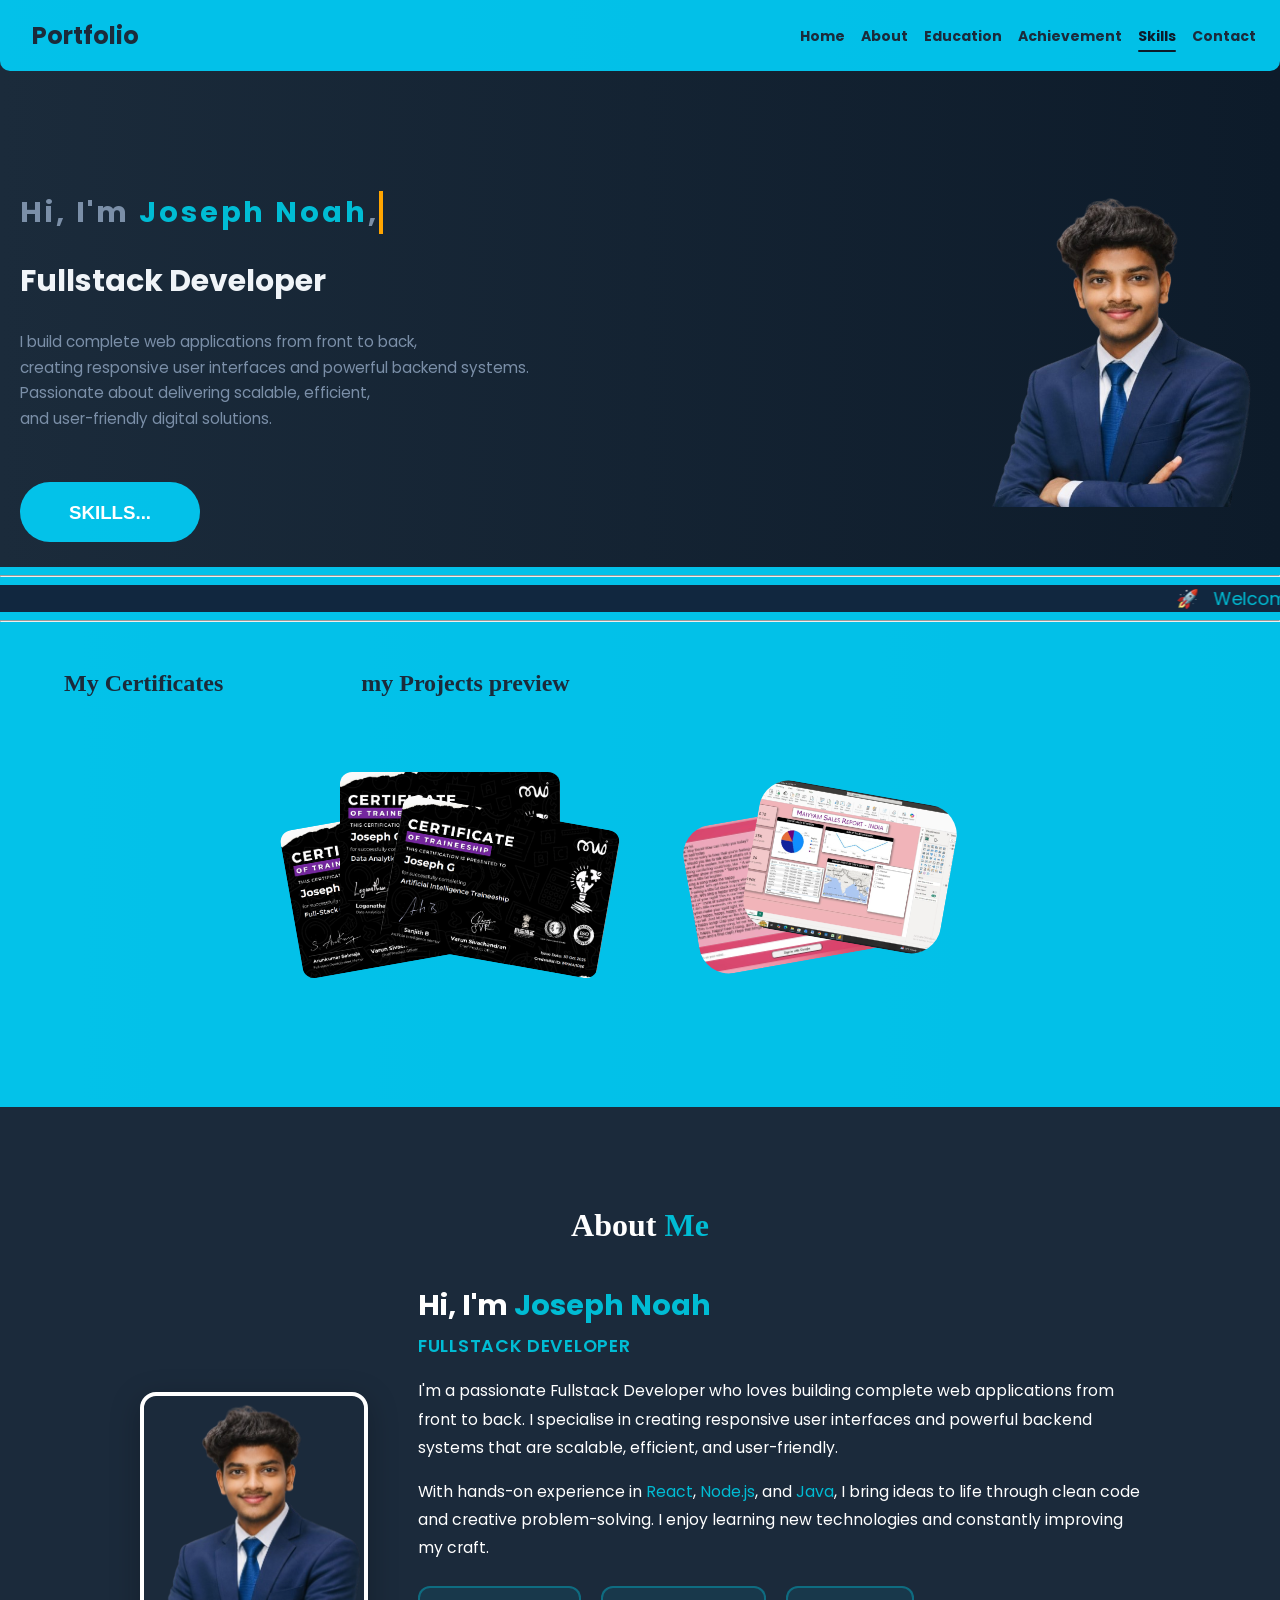
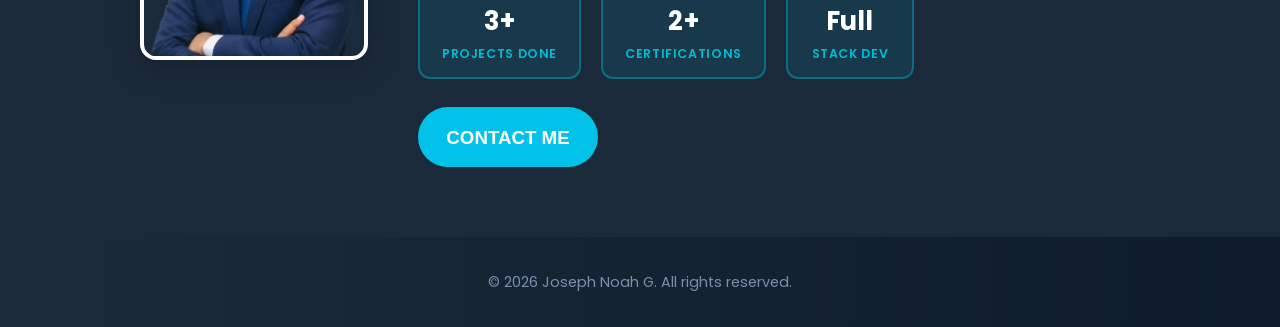
<file: index.html>
<html>
<head>
<meta name="viewport" content="width=device-width, initial-scale=1.0">
<title>Portfolio_Joseph_Fullstack</title>
<link rel="stylesheet" href="main.css">
<link href="https://fonts.googleapis.com/css2?family=Poppins:wght@300;400;500;600;700&display=swap" rel="stylesheet"/>
</head>
<body>

<!-- this toolbar -->
<div class="toolbar">
    <h2 class="topname">Portfolio</h2>
    <button class="hamburger" id="hamburger" onclick="toggleMenu()">&#9776;</button>
    <div class="nav-links" id="navLinks">
      <li><a href="index.html">Home</a></li>
      <li><a href="#about">About</a></li>
      <li><a href="education2.html">Education</a></li>
      <li><a href="achievement2.html">Achievement</a></li>
      <li><a href="skills2.html" class="active">Skills</a></li>
      <li><a href="contact.html">Contact</a></li>
    </div>
</div>

<div class="home">
    <div class="top">
    <h1 class="name">Hi, I'm <span class="highlight">Joseph Noah</span>,</h1>
    <h2 class="fn">Fullstack Developer</h2>
    <h4>I build complete web applications from front to back,<br>
     creating responsive user interfaces and powerful backend systems.<br>
      Passionate about delivering scalable, efficient,<br>
       and user-friendly digital solutions.</h4><br>
    <a href="skills2.html">
    <button class="proc"><h3>   SKILLS...   </h3></button>
    </a>
    </div>
    <div class="image">
    <img src="static/image1.png" alt="profile">
    </div>
</div><br>

<div class="mid">
    <hr class="line1">
    <marquee class="runtext"> 🚀 &nbsp; Welcome to my portfolio &nbsp;  •  &nbsp; Full Stack Developer  &nbsp; • &nbsp;  React &nbsp;  •  &nbsp; Node &nbsp;• &nbsp;  Java  &nbsp; • &nbsp;  Let's build something amazing  &nbsp; • &nbsp; </marquee>
    <hr class="line1">
    <div class="summa">
    <h2 class="head1">My Certificates</h2>
    <h2 class="head2">my Projects preview</h2>
    </div>
    <br>

    <div class="mann">

    <div class="certificate">
        <div class="stack">
            <img src="static/fullstack.PNG" class="card card1" onclick="">
            <img src="static/dataanal.PNG" class="card card2">
            <img src="static/ai.PNG" class="card card3">
        </div>
    </div>
    
    <div class="sathanai">
      <img src="static/pro1.PNG" class="cards pic1">
      <img src="static/pro2.PNG" class="cards pic2">
    </div>

    </div>
</div>

<div class="about" id="about">
  <h2 class="head1">About <span class="highlight">Me</span></h2>
  <div class="about-container">
    <div class="about-image">
      <img src="static/image1.png" alt="Joseph Noah">
    </div>
    <div class="about-content">
      <h2 class="about-title">Hi, I'm <span class="highlight">Joseph Noah</span></h2>
      <h3 class="about-role">Fullstack Developer</h3>
      <p class="about-desc">
        I'm a passionate Fullstack Developer who loves building complete web applications
        from front to back. I specialise in creating responsive user interfaces and
        powerful backend systems that are scalable, efficient, and user-friendly.
      </p>
      <p class="about-desc">
        With hands-on experience in <span class="highlight">React</span>,
        <span class="highlight">Node.js</span>, and
        <span class="highlight">Java</span>, I bring ideas to life through clean code
        and creative problem-solving. I enjoy learning new technologies and constantly
        improving my craft.
      </p>
      <div class="about-stats">
        <div class="stat-box">
          <h2>3+</h2>
          <p>Projects Done</p>
        </div>
        <div class="stat-box">
          <h2>2+</h2>
          <p>Certifications</p>
        </div>
        <div class="stat-box">
          <h2>Full</h2>
          <p>Stack Dev</p>
        </div>
      </div>
      <a href="contact.html">
        <button class="proc"><h3>CONTACT ME</h3></button>
      </a>
    </div>
  </div>
</div>

<footer style="text-align: center;">
    <p>&copy; 2026 Joseph Noah G. All rights reserved.</p>
</footer>

<script>
  function toggleMenu() {
    const nav = document.getElementById('navLinks');
    nav.classList.toggle('open');
  }
</script>

</body>
</html>
</file>
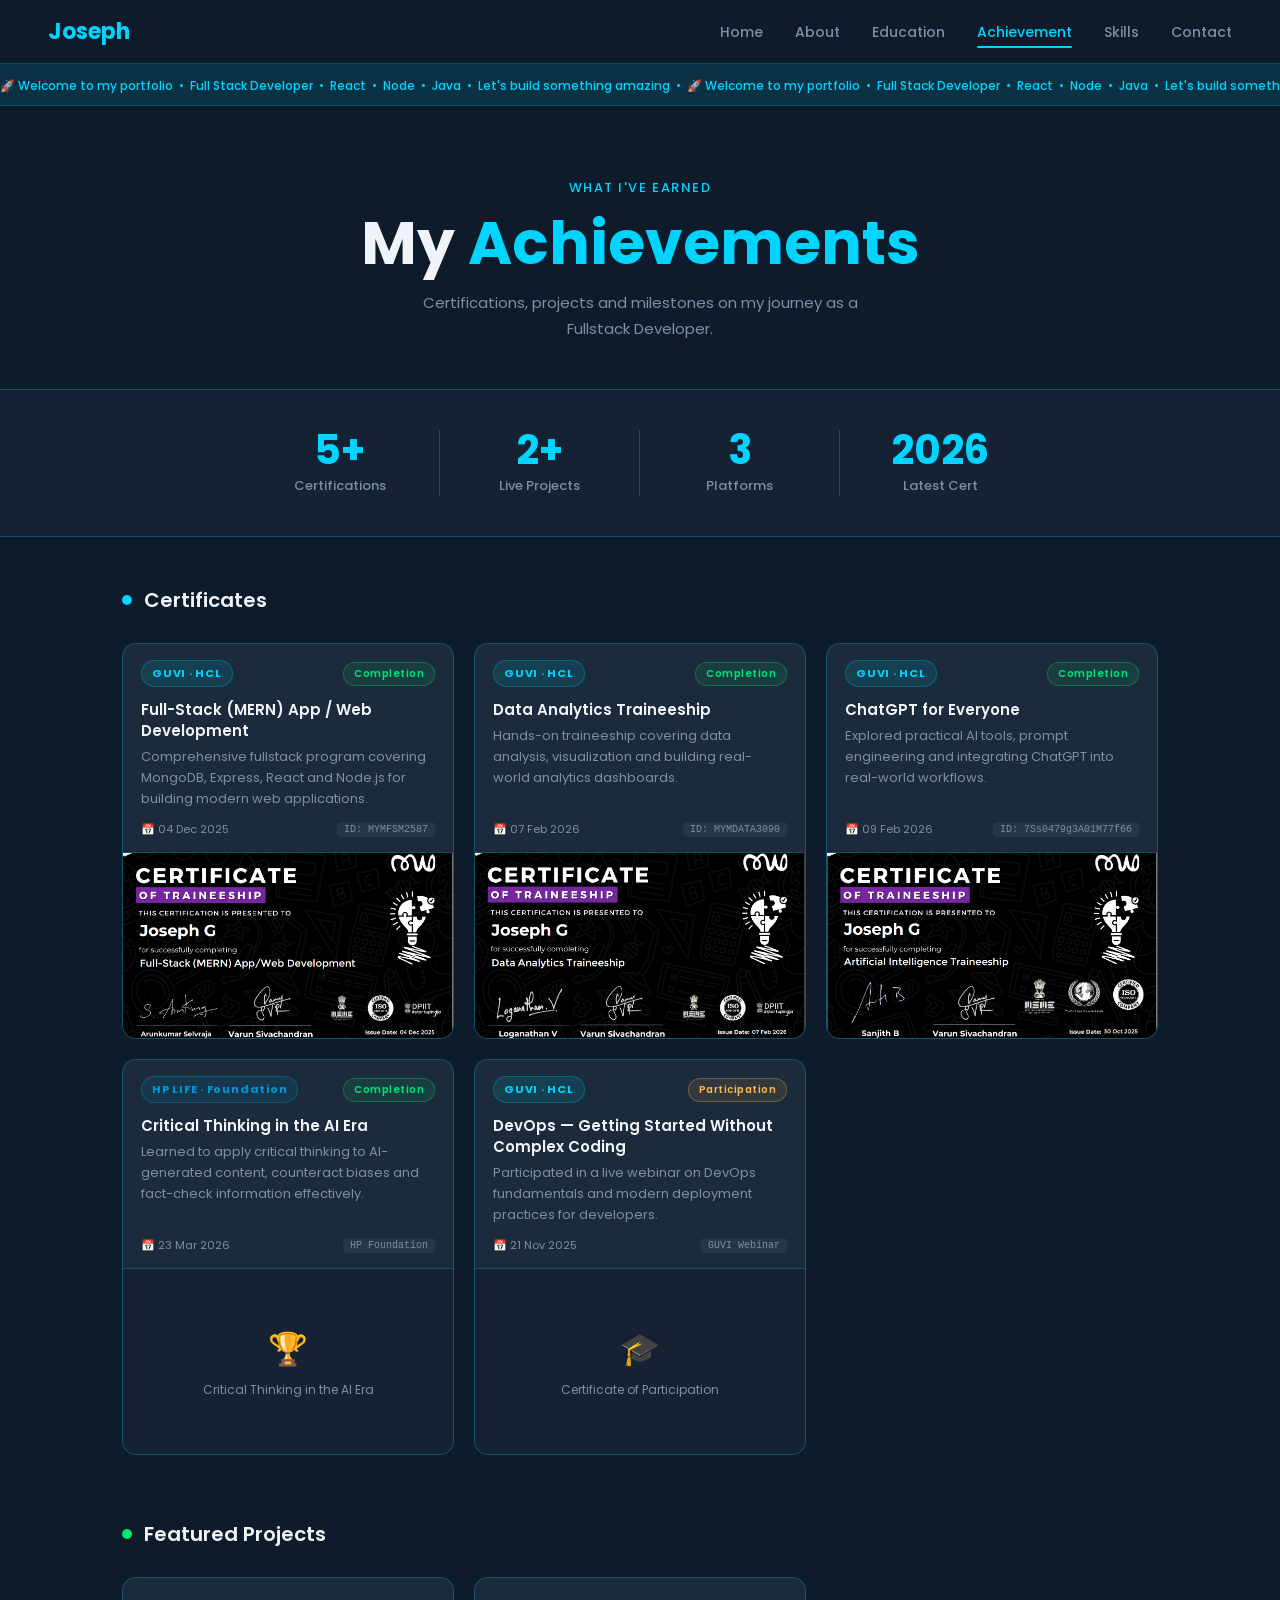
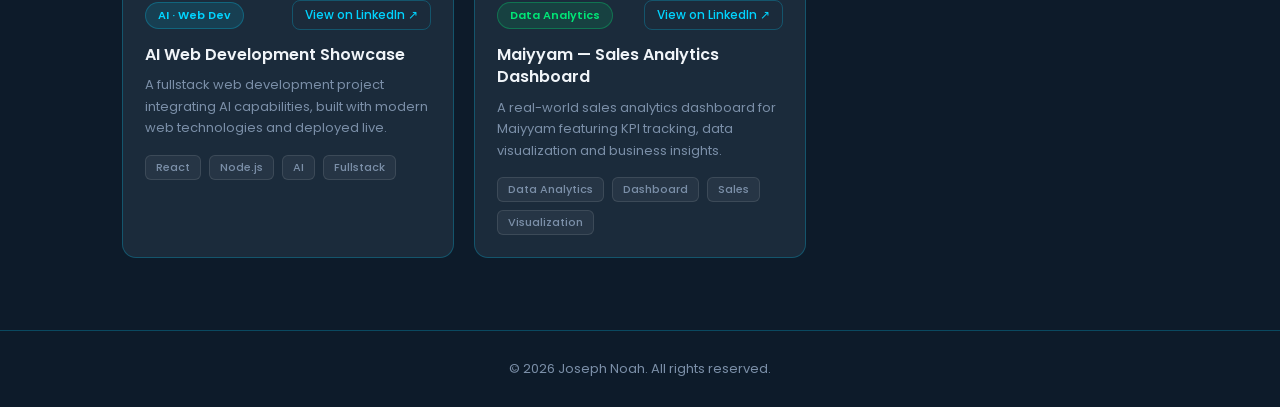
<file: achievement.html>
<!DOCTYPE html>
<html lang="en">
<head>
  <meta charset="UTF-8" />
  <meta name="viewport" content="width=device-width, initial-scale=1.0"/>
  <title>Achievement — Joseph Noah</title>
  <link rel="stylesheet" href="achievement.css" />
  <link href="https://fonts.googleapis.com/css2?family=Poppins:wght@300;400;500;600;700&display=swap" rel="stylesheet"/>
</head>
<body>

  <!-- NAVBAR -->
  <nav class="navbar">
    <div class="nav-logo">Joseph</div>
    <ul class="nav-links">
      <li><a href="index.html">Home</a></li>
      <li><a href="index.html#about">About</a></li>
      <li><a href="education.html">Education</a></li>
      <li><a href="achievement.html" class="active">Achievement</a></li>
      <li><a href="skills.html">Skills</a></li>
      <li><a href="contact.html">Contact</a></li>
    </ul>
  </nav>

  <!-- TICKER -->
  <div class="ticker">
    <div class="ticker-track">
      🚀 Welcome to my portfolio &nbsp;•&nbsp; Full Stack Developer &nbsp;•&nbsp; React &nbsp;•&nbsp; Node &nbsp;•&nbsp; Java &nbsp;•&nbsp; Let's build something amazing &nbsp;•&nbsp;
      🚀 Welcome to my portfolio &nbsp;•&nbsp; Full Stack Developer &nbsp;•&nbsp; React &nbsp;•&nbsp; Node &nbsp;•&nbsp; Java &nbsp;•&nbsp; Let's build something amazing &nbsp;•&nbsp;
    </div>
  </div>

  <!-- HERO -->
  <section class="hero">
    <p class="hero-sub">What I've earned</p>
    <h1 class="hero-title">My <span class="accent">Achievements</span></h1>
    <p class="hero-desc">Certifications, projects and milestones on my journey as a Fullstack Developer.</p>
  </section>

  <!-- STATS -->
  <section class="stats-section">
    <div class="stat-card">
      <div class="stat-num">5+</div>
      <div class="stat-label">Certifications</div>
    </div>
    <div class="stat-card">
      <div class="stat-num">2+</div>
      <div class="stat-label">Live Projects</div>
    </div>
    <div class="stat-card">
      <div class="stat-num">3</div>
      <div class="stat-label">Platforms</div>
    </div>
    <div class="stat-card">
      <div class="stat-num">2026</div>
      <div class="stat-label">Latest Cert</div>
    </div>
  </section>

  <main class="main">

    <!-- CERTIFICATES -->
    <h2 class="section-title"><span class="title-dot"></span> Certificates</h2>
    <div class="cert-grid">

      <div class="cert-card">
        <div class="cert-header">
          <div class="cert-issuer guvi">GUVI · HCL</div>
          <span class="cert-badge completion">Completion</span>
        </div>
        <h3 class="cert-name">Full-Stack (MERN) App / Web Development</h3>
        <p class="cert-desc">Comprehensive fullstack program covering MongoDB, Express, React and Node.js for building modern web applications.</p>
        <div class="cert-meta">
          <span>📅 04 Dec 2025</span>
          <span class="cert-id">ID: MYMFSM2587</span>
        </div>
        <div class="cert-img-wrap">
          <img src="static/fullstack.PNG" alt="Full-Stack Certificate" />
        </div>
      </div>

      <div class="cert-card">
        <div class="cert-header">
          <div class="cert-issuer guvi">GUVI · HCL</div>
          <span class="cert-badge completion">Completion</span>
        </div>
        <h3 class="cert-name">Data Analytics Traineeship</h3>
        <p class="cert-desc">Hands-on traineeship covering data analysis, visualization and building real-world analytics dashboards.</p>
        <div class="cert-meta">
          <span>📅 07 Feb 2026</span>
          <span class="cert-id">ID: MYMDATA3090</span>
        </div>
        <div class="cert-img-wrap">
          <img src="static/dataanal.PNG" alt="Data Analytics Certificate" />
        </div>
      </div>

      <div class="cert-card">
        <div class="cert-header">
          <div class="cert-issuer guvi">GUVI · HCL</div>
          <span class="cert-badge completion">Completion</span>
        </div>
        <h3 class="cert-name">ChatGPT for Everyone</h3>
        <p class="cert-desc">Explored practical AI tools, prompt engineering and integrating ChatGPT into real-world workflows.</p>
        <div class="cert-meta">
          <span>📅 09 Feb 2026</span>
          <span class="cert-id">ID: 7Ss0479g3A01M77f66</span>
        </div>
        <div class="cert-img-wrap">
          <img src="static/ai.PNG" alt="ChatGPT Certificate" />
        </div>
      </div>

      <div class="cert-card">
        <div class="cert-header">
          <div class="cert-issuer hp">HP LIFE · Foundation</div>
          <span class="cert-badge completion">Completion</span>
        </div>
        <h3 class="cert-name">Critical Thinking in the AI Era</h3>
        <p class="cert-desc">Learned to apply critical thinking to AI-generated content, counteract biases and fact-check information effectively.</p>
        <div class="cert-meta">
          <span>📅 23 Mar 2026</span>
          <span class="cert-id">HP Foundation</span>
        </div>
        <div class="cert-img-wrap cert-placeholder">
          <div class="placeholder-inner">
            <div class="p-icon">🏆</div>
            <p>Critical Thinking in the AI Era</p>
          </div>
        </div>
      </div>

      <div class="cert-card">
        <div class="cert-header">
          <div class="cert-issuer guvi">GUVI · HCL</div>
          <span class="cert-badge participation">Participation</span>
        </div>
        <h3 class="cert-name">DevOps — Getting Started Without Complex Coding</h3>
        <p class="cert-desc">Participated in a live webinar on DevOps fundamentals and modern deployment practices for developers.</p>
        <div class="cert-meta">
          <span>📅 21 Nov 2025</span>
          <span class="cert-id">GUVI Webinar</span>
        </div>
        <div class="cert-img-wrap cert-placeholder">
          <div class="placeholder-inner">
            <div class="p-icon">🎓</div>
            <p>Certificate of Participation</p>
          </div>
        </div>
      </div>

    </div>

    <!-- PROJECTS -->
    <h2 class="section-title" style="margin-top:64px"><span class="title-dot dot-green"></span> Featured Projects</h2>
    <div class="project-grid">

      <div class="project-card">
        <div class="project-top">
          <span class="project-tag">AI · Web Dev</span>
          <a href="https://www.linkedin.com/posts/joseph-noah-fullstackdeveloper_ai-webdevelopment-projectshowcase-activity-7416854954469937152-ArOo" target="_blank" class="proj-link">View on LinkedIn ↗</a>
        </div>
        <h3 class="project-name">AI Web Development Showcase</h3>
        <p class="project-desc">A fullstack web development project integrating AI capabilities, built with modern web technologies and deployed live.</p>
        <div class="stack-tags">
          <span>React</span><span>Node.js</span><span>AI</span><span>Fullstack</span>
        </div>
      </div>

      <div class="project-card">
        <div class="project-top">
          <span class="project-tag green-tag">Data Analytics</span>
          <a href="https://www.linkedin.com/posts/joseph-noah-fullstackdeveloper_maiyyam-dataanalytics-salesdashboard-activity-7421486828563865600-tYWX" target="_blank" class="proj-link">View on LinkedIn ↗</a>
        </div>
        <h3 class="project-name">Maiyyam — Sales Analytics Dashboard</h3>
        <p class="project-desc">A real-world sales analytics dashboard for Maiyyam featuring KPI tracking, data visualization and business insights.</p>
        <div class="stack-tags">
          <span>Data Analytics</span><span>Dashboard</span><span>Sales</span><span>Visualization</span>
        </div>
      </div>

    </div>

  </main>

  <!-- FOOTER -->
  <footer class="footer">
    <p>© 2026 Joseph Noah. All rights reserved.</p>
  </footer>

</body>
</html>
</file>
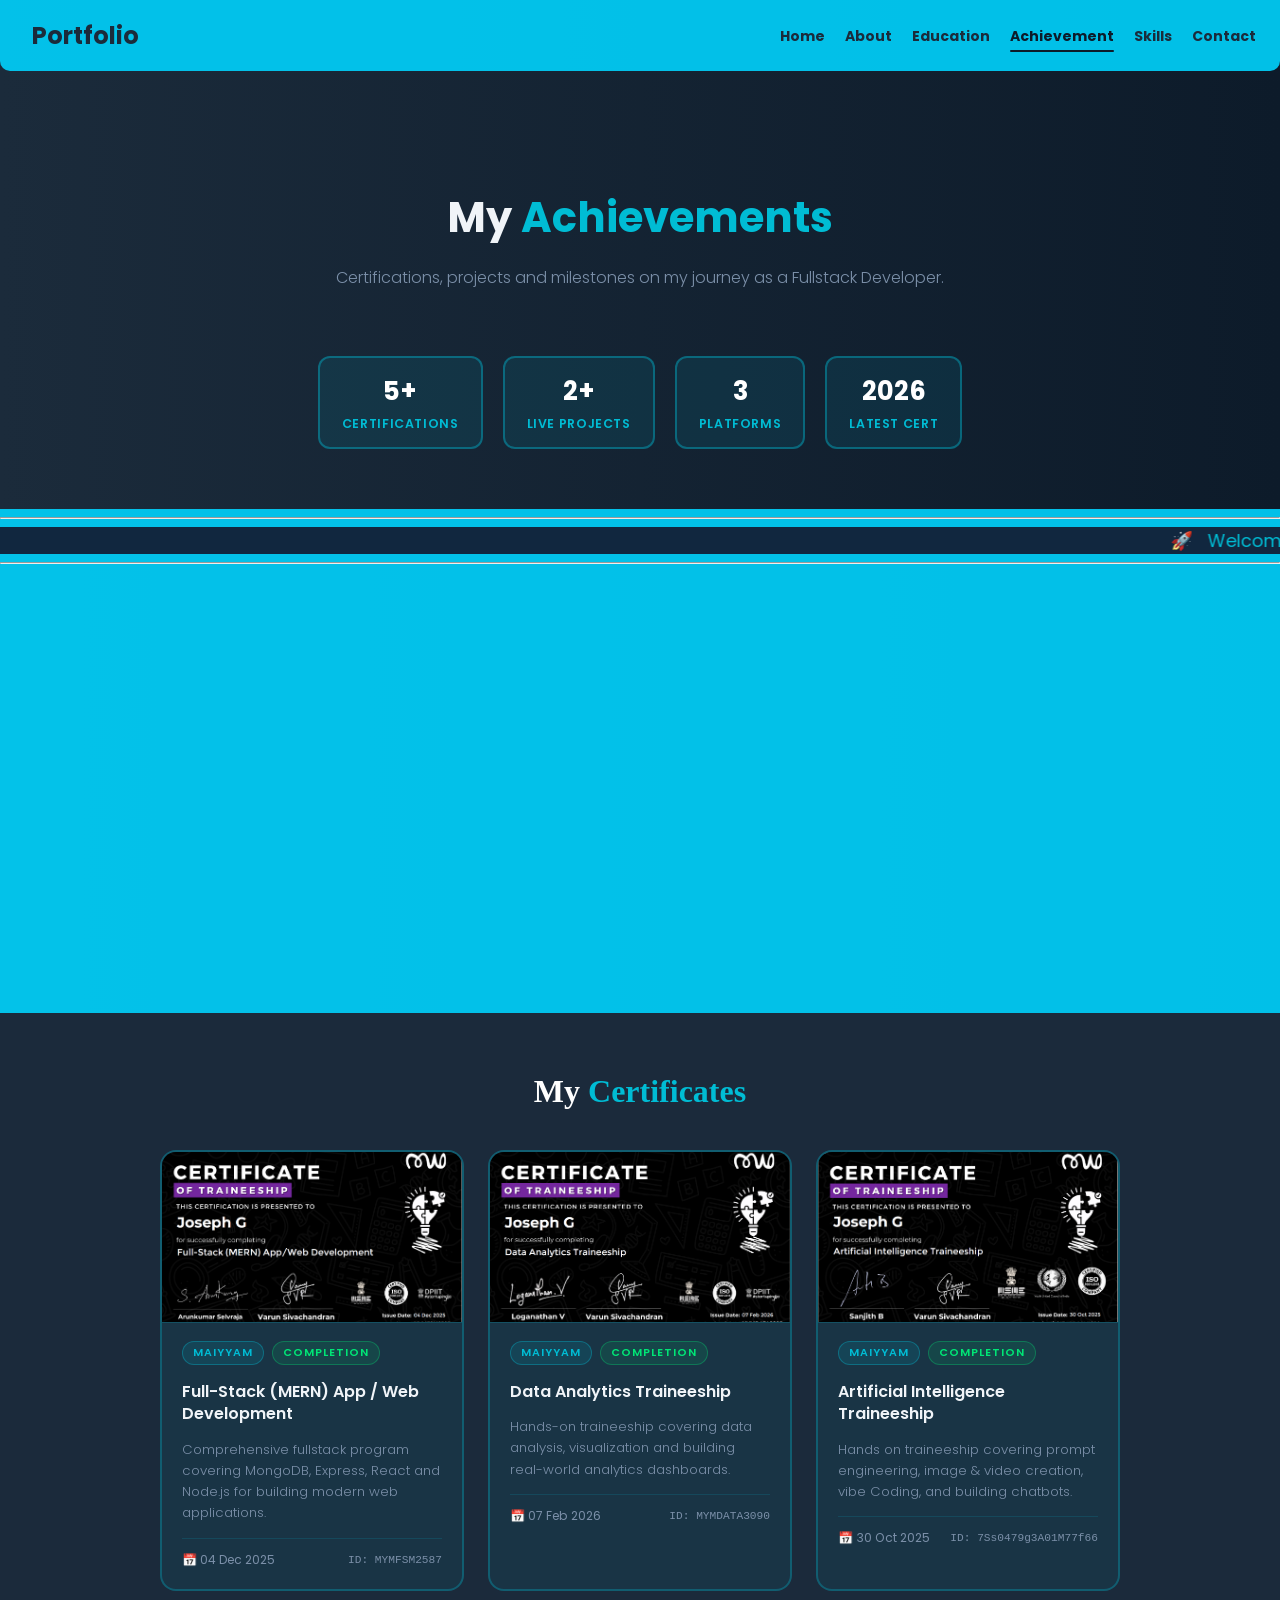
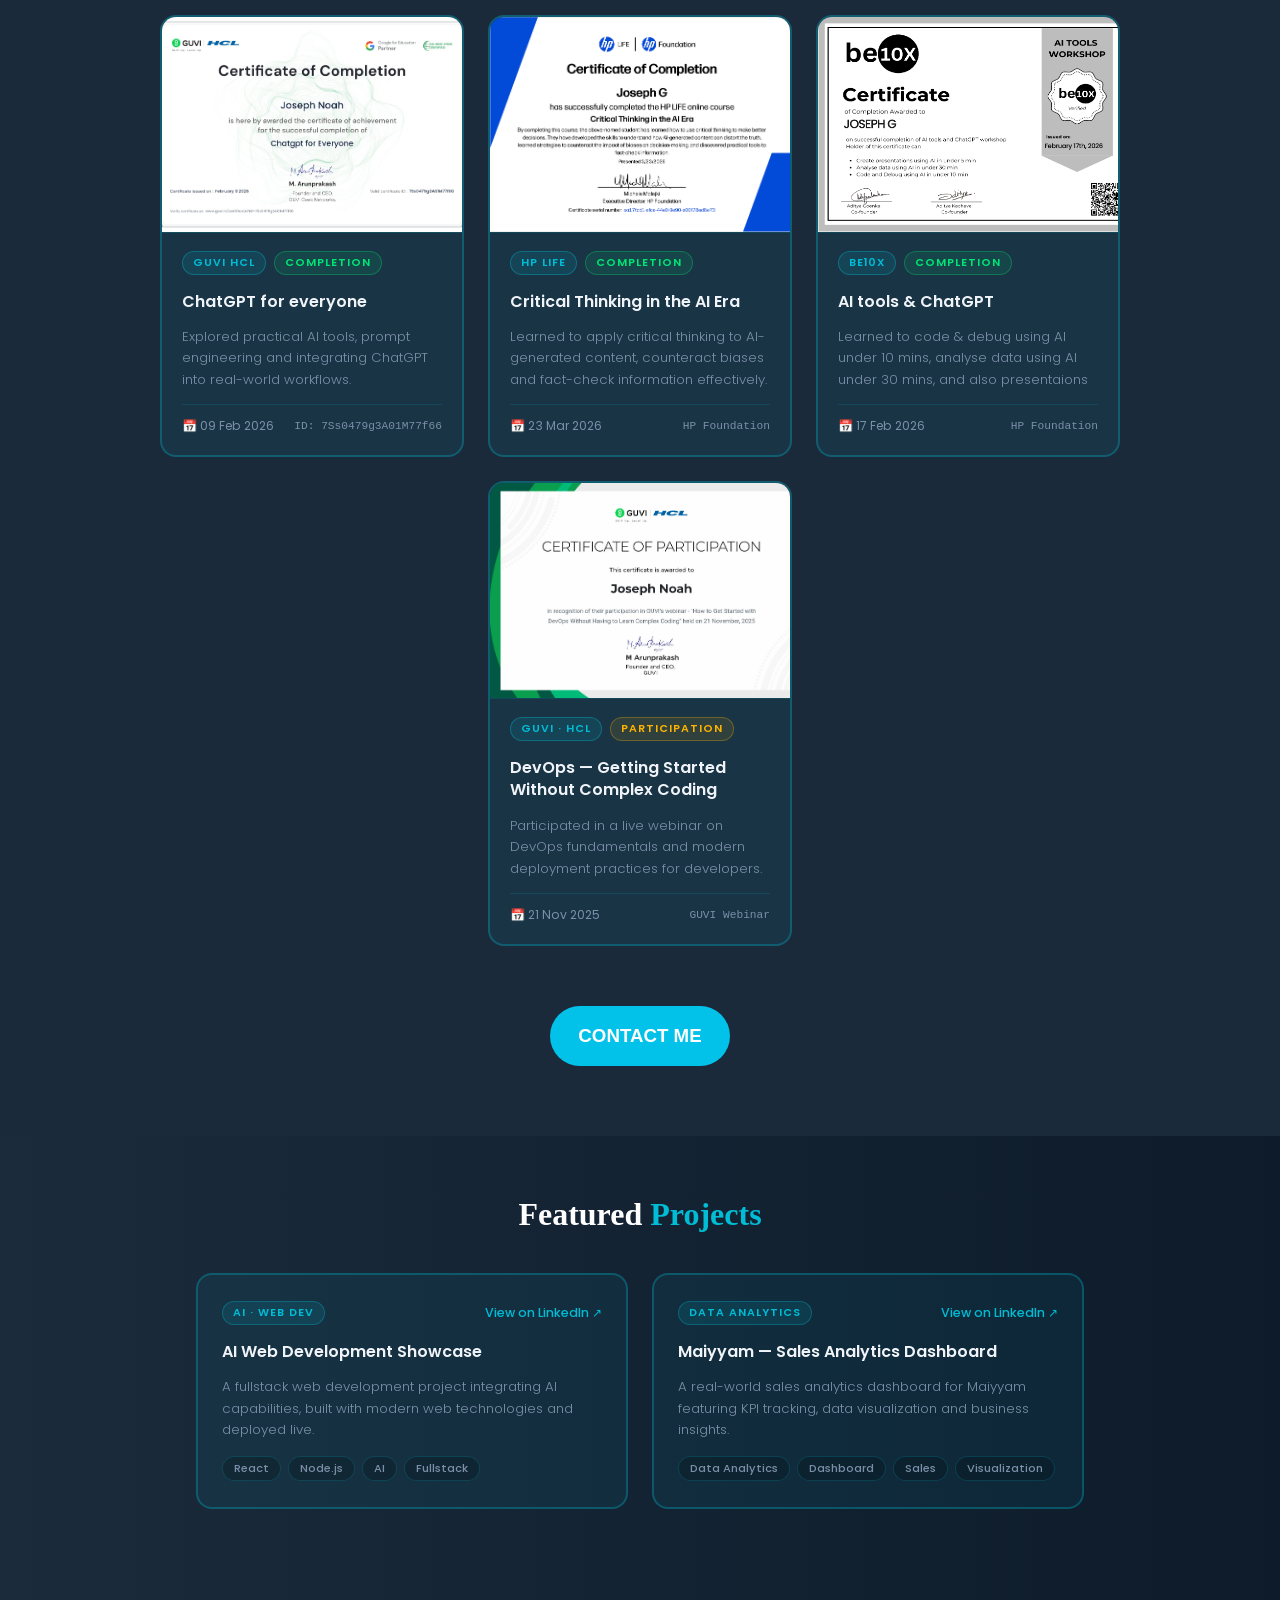
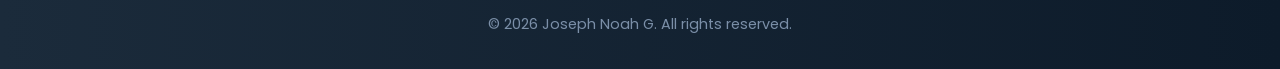
<file: achievement2.html>
<!DOCTYPE html>
<html lang="en">
<head>
  <title>Achievement — Joseph Noah</title>
  <link rel="stylesheet" href="main.css">
  <link href="https://fonts.googleapis.com/css2?family=Poppins:wght@300;400;500;600;700&display=swap" rel="stylesheet"/>
  <style>

    /* ── PAGE HERO ── */
    .achieve-hero {
      background: linear-gradient(to left, #0D1B2A, #1B2B3B);
      padding: 80px 60px 50px;
      text-align: center;
    }
    .achieve-hero h1 {
      font-family: 'Poppins', sans-serif;
      font-size: 2.6rem;
      font-weight: 700;
      color: #F0F4F8;
      margin-bottom: 12px;
    }
    .achieve-hero p {
      color: #7B8FA8;
      font-size: 1rem;
      font-weight: 300;
    }

    /* ── STATS ROW ── */
    .achieve-stats {
      background: linear-gradient(to left, #0D1B2A, #1B2B3B);
      display: flex;
      justify-content: center;
      gap: 20px;
      flex-wrap: wrap;
      padding: 0 60px 60px;
    }

    /* ── CERTIFICATES SECTION ── */
    .achieve-section {
      background: #1b2a3b;
      padding: 60px 60px 70px;
    }
    .achieve-section .head1 {
      font-size: 2rem;
      color: white;
      margin-bottom: 40px;
      text-align: center;
      font-family: Cambria;
      margin-left: 0;
      margin-top: 0;
    }

    /* ── CERT CARDS GRID ── */
    .cert-grid {
      display: flex;
      flex-wrap: wrap;
      gap: 24px;
      justify-content: center;
      max-width: 1100px;
      margin: 0 auto 60px;
    }
    .cert-card {
      background: rgba(0,188,212,0.07);
      border: 2px solid rgba(0,188,212,0.3);
      border-radius: 16px;
      width: 300px;
      overflow: hidden;
      transition: transform 0.3s ease, box-shadow 0.3s ease;
    }
    .cert-card:hover {
      transform: translateY(-6px);
      box-shadow: 0 0 28px rgba(0, 213, 255, 0.25);
    }
    .cert-card-img {
      width: 100%;
      height: 170px;
      object-fit: cover;
      display: block;
      border-bottom: 1px solid rgba(0,188,212,0.2);
    }
    .cert-card-noimg {
      width: 100%;
      height: 215px;
      display: flex;
      
     
      background: rgba(0,0,0,0.15);
      border-bottom: 1px solid rgba(0,188,212,0.2);
    }


    .cert-card-body {
      padding: 18px 20px 20px;
    }
    .cert-tags {
      display: flex;
      gap: 8px;
      margin-bottom: 12px;
      flex-wrap: wrap;
    }
    .cert-tag {
      font-size: 0.68rem;
      font-weight: 600;
      letter-spacing: 1px;
      text-transform: uppercase;
      padding: 3px 10px;
      border-radius: 20px;
      font-family: 'Poppins', sans-serif;
    }
    .tag-issuer {
      background: rgba(0,188,212,0.12);
      border: 1px solid rgba(0,188,212,0.35);
      color: #00bcd4;
    }
    .tag-complete {
      background: rgba(0,230,118,0.1);
      border: 1px solid rgba(0,230,118,0.3);
      color: #00e676;
    }
    .tag-participate {
      background: rgba(255,179,0,0.1);
      border: 1px solid rgba(255,179,0,0.3);
      color: #ffb300;
    }
    .cert-card-body h3 {
      color: #F0F4F8;
      font-size: 1rem;
      font-weight: 600;
      margin-bottom: 8px;
      line-height: 1.4;
    }
    .cert-card-body p {
      color: #7B8FA8;
      font-size: 0.83rem;
      font-weight: 300;
      line-height: 1.6;
      margin-bottom: 14px;
    }
    .cert-card-footer {
      border-top: 1px solid rgba(0,188,212,0.15);
      padding-top: 12px;
      display: flex;
      justify-content: space-between;
      align-items: center;
      flex-wrap: wrap;
      gap: 4px;
    }
    .cert-date {
      font-size: 0.76rem;
      color: #7B8FA8;
      font-weight: 400;
    }
    .cert-id {
      font-size: 0.7rem;
      color: #7B8FA8;
      font-family: monospace;
    }

    /* ── PROJECTS SECTION ── */
    .projects-section {
      background: linear-gradient(to left, #0D1B2A, #1B2B3B);
      padding: 60px 60px 70px;
      text-align: center;
    }
    .projects-section .head1 {
      font-size: 2rem;
      color: white;
      margin-bottom: 40px;
      font-family: Cambria;
      margin-left: 0;
      margin-top: 0;
    }
    .proj-grid {
      display: flex;
      flex-wrap: wrap;
      gap: 24px;
      justify-content: center;
      max-width: 900px;
      margin: 0 auto;
    }
    .proj-card {
      background: rgba(0,188,212,0.07);
      border: 2px solid rgba(0,188,212,0.3);
      border-radius: 16px;
      width: 380px;
      padding: 26px 24px;
      text-align: left;
      transition: transform 0.3s ease, box-shadow 0.3s ease;
    }
    .proj-card:hover {
      transform: translateY(-6px);
      box-shadow: 0 0 28px rgba(0, 213, 255, 0.25);
    }
    .proj-card-top {
      display: flex;
      justify-content: space-between;
      align-items: center;
      margin-bottom: 14px;
    }
    .proj-type {
      font-size: 0.68rem;
      font-weight: 600;
      letter-spacing: 1px;
      text-transform: uppercase;
      color: #00bcd4;
      background: rgba(0,188,212,0.12);
      border: 1px solid rgba(0,188,212,0.3);
      padding: 3px 10px;
      border-radius: 20px;
      font-family: 'Poppins', sans-serif;
    }
    .proj-link {
      font-size: 0.78rem;
      color: #00bcd4;
      text-decoration: none;
      font-weight: 500;
      transition: color 0.2s;
    }
    .proj-link:hover { color: #F0F4F8; }
    .proj-card h3 {
      color: #F0F4F8;
      font-size: 1rem;
      font-weight: 600;
      margin-bottom: 10px;
      line-height: 1.4;
    }
    .proj-card p {
      color: #7B8FA8;
      font-size: 0.83rem;
      font-weight: 300;
      line-height: 1.6;
      margin-bottom: 16px;
    }
    .chip-row {
      display: flex;
      flex-wrap: wrap;
      gap: 7px;
    }
    .chip {
      font-size: 0.7rem;
      font-weight: 500;
      background: rgba(0,0,0,0.2);
      border: 1px solid rgba(0,188,212,0.2);
      color: #7B8FA8;
      padding: 3px 11px;
      border-radius: 20px;
      font-family: 'Poppins', sans-serif;
    }

    /* ── RESPONSIVE ── */
    @media (max-width: 700px) {
      .achieve-hero, .achieve-section,
      .projects-section, .achieve-stats { padding: 40px 20px 50px; }
      .cert-card, .proj-card { width: 100%; }
    }
    .cert-card-img2{
      width: 100%;
      height: 215px;
      object-fit: cover;
      display: block;
      border-bottom: 1px solid rgba(0,188,212,0.2);
    }
  </style>
</head>
<body>

<!-- TOOLBAR — exact from index.html -->
<div class="toolbar">
  <h2 class="topname">Portfolio</h2>
  <li><a href="index.html">Home</a></li>
  <li><a href="index.html#about">About</a></li>
  <li><a href="education2.html">Education</a></li>
  <li><a href="achievement2.html" class="active">Achievement</a></li>
  <li><a href="skills2.html">Skills</a></li>
  <li><a href="contact.html">Contact</a></li>
</div>

<!-- HERO -->
<section class="achieve-hero">
  <h1>My <span class="highlight">Achievements</span></h1>
  <p>Certifications, projects and milestones on my journey as a Fullstack Developer.</p>
</section>

<!-- STATS — uses your exact .stat-box from main.css -->
<div class="achieve-stats">
  <div class="stat-box">
    <h2>5+</h2>
    <p>Certifications</p>
  </div>
  <div class="stat-box">
    <h2>2+</h2>
    <p>Live Projects</p>
  </div>
  <div class="stat-box">
    <h2>3</h2>
    <p>Platforms</p>
  </div>
  <div class="stat-box">
    <h2>2026</h2>
    <p>Latest Cert</p>
  </div>
</div>

<!-- MARQUEE — exact same as index.html -->
<div class="mid" style="height:auto; padding-bottom:4px;">
  <hr class="line1">
  <marquee class="runtext"> 🚀 &nbsp; Welcome to my portfolio &nbsp; • &nbsp; Full Stack Developer &nbsp; • &nbsp; React &nbsp; • &nbsp; Node &nbsp; • &nbsp; Java &nbsp; • &nbsp; Let's build something amazing &nbsp; • &nbsp; </marquee>
  <hr class="line1">
</div>

<!-- CERTIFICATES SECTION -->
<section class="achieve-section">
  <h2 class="head1">My <span class="highlight">Certificates</span></h2>

  <div class="cert-grid">

    <div class="cert-card">
      <img src="static/fullstack.PNG" alt="Full-Stack Certificate" class="cert-card-img">
      <div class="cert-card-body">
        <div class="cert-tags">
          <span class="cert-tag tag-issuer">MAIYYAM</span>
          <span class="cert-tag tag-complete">Completion</span>
        </div>
        <h3>Full-Stack (MERN) App / Web Development</h3>
        <p>Comprehensive fullstack program covering MongoDB, Express, React and Node.js for building modern web applications.</p>
        <div class="cert-card-footer">
          <span class="cert-date">📅 04 Dec 2025</span>
          <span class="cert-id">ID: MYMFSM2587</span>
        </div>
      </div>
    </div>

    <div class="cert-card">
      <img src="static/dataanal.PNG" alt="Data Analytics Certificate" class="cert-card-img">
      <div class="cert-card-body">
        <div class="cert-tags">
          <span class="cert-tag tag-issuer">MAIYYAM</span>
          <span class="cert-tag tag-complete">Completion</span>
        </div>
        <h3>Data Analytics Traineeship</h3>
        <p>Hands-on traineeship covering data analysis, visualization and building real-world analytics dashboards.</p>
        <div class="cert-card-footer">
          <span class="cert-date">📅 07 Feb 2026</span>
          <span class="cert-id">ID: MYMDATA3090</span>
        </div>
      </div>
    </div>

    <div class="cert-card">
      <img src="static/ai.PNG" alt="Artificial certicates" class="cert-card-img">
      <div class="cert-card-body">
        <div class="cert-tags">
          <span class="cert-tag tag-issuer">MAIYYAM</span>
          <span class="cert-tag tag-complete">Completion</span>
        </div>
        <h3>Artificial Intelligence Traineeship</h3>
        <p>Hands on traineeship covering prompt engineering, image & video creation, vibe Coding, and building chatbots. </p>
        <div class="cert-card-footer">
          <span class="cert-date">📅 30 Oct 2025</span>
          <span class="cert-id">ID: 7Ss0479g3A01M77f66</span>
        </div>
      </div>
    </div>

     <div class="cert-card">
      <img src="static/chat.jpeg"alt="ChatGPT for everyone"  class="cert-card-img2">
      <div class="cert-card-body">
        <div class="cert-tags">
          <span class="cert-tag tag-issuer">GUVI HCL</span>
          <span class="cert-tag tag-complete">Completion</span>
        </div>
        <h3>ChatGPT for everyone</h3>
        <p>Explored practical AI tools, prompt engineering and integrating ChatGPT into real-world workflows.</p>
        <div class="cert-card-footer">
          <span class="cert-date">📅 09 Feb 2026</span>
          <span class="cert-id">ID: 7Ss0479g3A01M77f66</span>
        </div>
      </div>
    </div>

    <div class="cert-card">
      <div class="cert-card-noimg">
        <img src="static/hp.PNG">
      </div>
      <div class="cert-card-body">
        <div class="cert-tags">
          <span class="cert-tag tag-issuer">HP LIFE</span>
          <span class="cert-tag tag-complete">Completion</span>
        </div>
        <h3>Critical Thinking in the AI Era</h3>
        <p>Learned to apply critical thinking to AI-generated content, counteract biases and fact-check information effectively.</p>
        <div class="cert-card-footer">
          <span class="cert-date">📅 23 Mar 2026</span>
          <span class="cert-id">HP Foundation</span>
        </div>
      </div>
    </div>

    <div class="cert-card">
      <div class="cert-card-noimg">
        <img src="static/be10.PNG">
      </div>
      <div class="cert-card-body">
        <div class="cert-tags">
          <span class="cert-tag tag-issuer">Be10x</span>
          <span class="cert-tag tag-complete">Completion</span>
        </div>
        <h3>AI tools & ChatGPT</h3>
        <p>Learned to code & debug using AI under 10 mins, analyse data using AI under 30 mins, and also presentaions   </p>
        <div class="cert-card-footer">
          <span class="cert-date">📅  17 Feb 2026</span>
          <span class="cert-id">HP Foundation</span>
        </div>
      </div>
    </div>


    <div class="cert-card">
      <div class="cert-card-noimg">
        <img src="static/dev.jpeg">
    </div>
      <div class="cert-card-body">
        <div class="cert-tags">
          <span class="cert-tag tag-issuer">GUVI · HCL</span>
          <span class="cert-tag tag-participate">Participation</span>
        </div>
        <h3>DevOps — Getting Started Without Complex Coding</h3>
        <p>Participated in a live webinar on DevOps fundamentals and modern deployment practices for developers.</p>
        <div class="cert-card-footer">
          <span class="cert-date">📅 21 Nov 2025</span>
          <span class="cert-id">GUVI Webinar</span>
        </div>
      </div>
    </div>

  </div>

  <div style="text-align:center;">
    <a href="contact.html">
      <button class="proc"><h3>CONTACT ME</h3></button>
    </a>
  </div>

</section>

<!-- PROJECTS SECTION -->
<section class="projects-section">
  <h2 class="head1">Featured <span class="highlight">Projects</span></h2>

  <div class="proj-grid">

    <div class="proj-card">
      <div class="proj-card-top">
        <span class="proj-type">AI · Web Dev</span>
        <a class="proj-link" href="https://www.linkedin.com/posts/joseph-noah-fullstackdeveloper_ai-webdevelopment-projectshowcase-activity-7416854954469937152-ArOo" target="_blank" rel="noopener">View on LinkedIn ↗</a>
      </div>
      <h3>AI Web Development Showcase</h3>
      <p>A fullstack web development project integrating AI capabilities, built with modern web technologies and deployed live.</p>
      <div class="chip-row">
        <span class="chip">React</span>
        <span class="chip">Node.js</span>
        <span class="chip">AI</span>
        <span class="chip">Fullstack</span>
      </div>
    </div>

    <div class="proj-card">
      <div class="proj-card-top">
        <span class="proj-type">Data Analytics</span>
        <a class="proj-link" href="https://www.linkedin.com/posts/joseph-noah-fullstackdeveloper_maiyyam-dataanalytics-salesdashboard-activity-7421486828563865600-tYWX" target="_blank" rel="noopener">View on LinkedIn ↗</a>
      </div>
      <h3>Maiyyam — Sales Analytics Dashboard</h3>
      <p>A real-world sales analytics dashboard for Maiyyam featuring KPI tracking, data visualization and business insights.</p>
      <div class="chip-row">
        <span class="chip">Data Analytics</span>
        <span class="chip">Dashboard</span>
        <span class="chip">Sales</span>
        <span class="chip">Visualization</span>
      </div>
    </div>

  </div>
</section>

<!-- FOOTER — exact from index.html -->
<footer style="text-align: center;">
  <p>&copy; 2026 Joseph Noah G. All rights reserved.</p>
</footer>

</body>
</html>
</file>
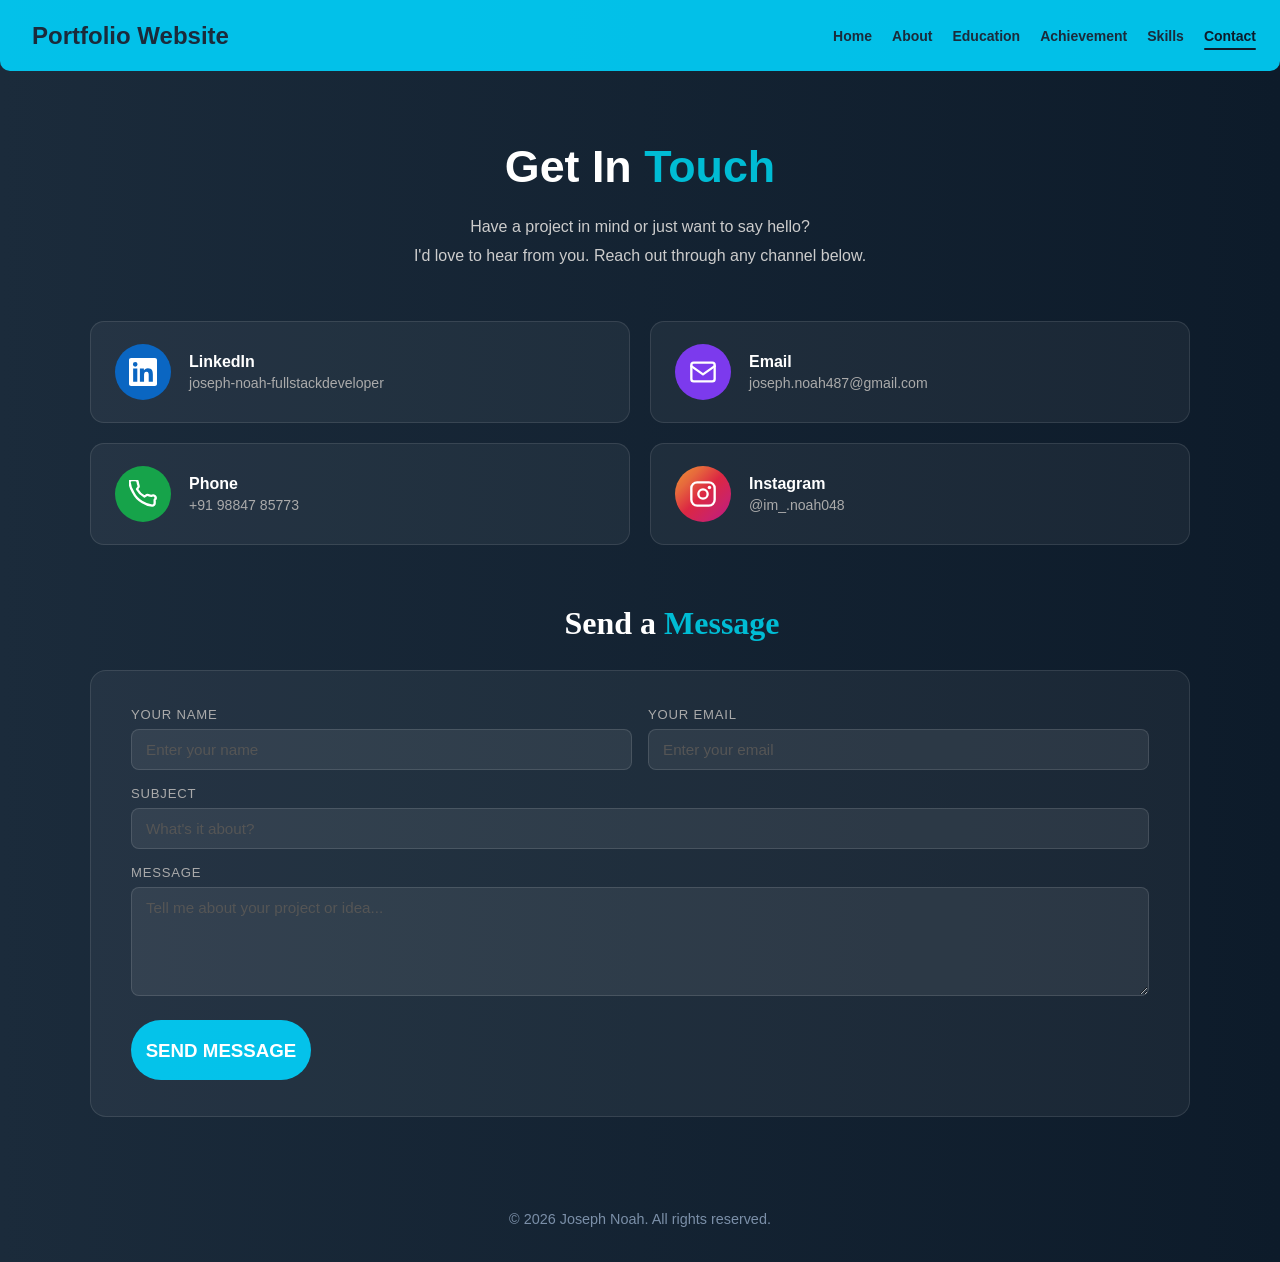
<file: contact.html>
<html>

<head>
  <title>Contact | Joseph Noah</title>
  <link rel="stylesheet" href="main.css">
  <link rel="stylesheet" href="contact.css">
</head>

<body>

  <!-- toolbar -->
  <div class="toolbar">
    <h2 class="topname">Portfolio Website</h2>
    <li><a href="index.html">Home</a></li>
    <li><a href="index.html#about">About</a></li>
    <li><a href="education2.html">Education</a></li>
    <li><a href="achievement2.html">Achievement</a></li>
    <li><a href="skills2.html">Skills</a></li>
    <li><a href="contact.html" class="active">Contact</a></li>
  </div>

  <!-- page content -->
  <div class="contact-page">

    <div class="contact-header">
      <h1>Get In <span class="highlight">Touch</span></h1>
      <h4>Have a project in mind or just want to say hello?<br>
        I'd love to hear from you. Reach out through any channel below.</h4>
    </div>

    <!-- contact cards -->
    <div class="contact-cards">

      <a href="https://www.linkedin.com/in/joseph-noah-fullstackdeveloper/" target="_blank" class="contact-card">
        <div class="contact-icon linkedin-icon">
          <svg width="28" height="28" viewBox="0 0 24 24" fill="white">
            <path d="M20.447 20.452H16.89v-5.569c0-1.327-.024-3.037-1.852-3.037-1.853 0-2.136 1.447-2.136 2.94v5.666H9.351V9h3.414v1.561h.049c.476-.9 1.637-1.852 3.37-1.852 3.601 0 4.267 2.37 4.267 5.455v6.288zM5.337 7.433a1.98 1.98 0 11-.001-3.96 1.98 1.98 0 010 3.96zm1.782 13.019H3.555V9h3.564v11.452zM22.225 0H1.771C.792 0 0 .774 0 1.729v20.542C0 23.227.792 24 1.771 24h20.451C23.2 24 24 23.227 24 22.271V1.729C24 .774 23.2 0 22.222 0h.003z"/>
          </svg>
        </div>
        <div class="contact-info">
          <h3>LinkedIn</h3>
          <p>joseph-noah-fullstackdeveloper</p>
        </div>
      </a>

      <a href="mailto:joseph.noah487@gmail.com" class="contact-card">
        <div class="contact-icon email-icon">
          <svg width="28" height="28" viewBox="0 0 24 24" fill="none" stroke="white" stroke-width="2" stroke-linecap="round" stroke-linejoin="round">
            <rect x="2" y="4" width="20" height="16" rx="2"/>
            <path d="M2 7l10 7 10-7"/>
          </svg>
        </div>
        <div class="contact-info">
          <h3>Email</h3>
          <p>joseph.noah487@gmail.com</p>
        </div>
      </a>

      <a href="tel:+919884785773" class="contact-card">
        <div class="contact-icon phone-icon">
          <svg width="28" height="28" viewBox="0 0 24 24" fill="none" stroke="white" stroke-width="2" stroke-linecap="round" stroke-linejoin="round">
            <path d="M22 16.92v3a2 2 0 01-2.18 2 19.79 19.79 0 01-8.63-3.07A19.5 19.5 0 013.52 10.5a19.79 19.79 0 01-3.07-8.67A2 2 0 012.44 0h3a2 2 0 012 1.72c.127.96.361 1.903.7 2.81a2 2 0 01-.45 2.11L6.91 7.91a16 16 0 006.29 6.29l1.27-.8a2 2 0 012.11-.45c.907.339 1.85.574 2.81.7A2 2 0 0122 16.92z"/>
          </svg>
        </div>
        <div class="contact-info">
          <h3>Phone</h3>
          <p>+91 98847 85773</p>
        </div>
      </a>

      <a href="https://www.instagram.com/im_.noah048" target="_blank" class="contact-card">
        <div class="contact-icon insta-icon">
          <svg width="28" height="28" viewBox="0 0 24 24" fill="none" stroke="white" stroke-width="2" stroke-linecap="round" stroke-linejoin="round">
            <rect x="2" y="2" width="20" height="20" rx="5" ry="5"/>
            <circle cx="12" cy="12" r="4"/>
            <circle cx="17.5" cy="6.5" r="1.5" fill="white" stroke="none"/>
          </svg>
        </div>
        <div class="contact-info">
          <h3>Instagram</h3>
          <p>@im_.noah048</p>
        </div>
      </a>

    </div>

    <!-- message form -->
    <div class="form-section">
      <h2 class="head1">Send a <span class="highlight">Message</span></h2>
      <div class="form-box">
        <div class="form-row">
          <div class="form-group">
            <label>Your Name</label>
            <input type="text" id="fname" placeholder="Enter your name">
          </div>
          <div class="form-group">
            <label>Your Email</label>
            <input type="email" id="femail" placeholder="Enter your email">
          </div>
        </div>
        <div class="form-group">
          <label>Subject</label>
          <input type="text" id="fsubject" placeholder="What's it about?">
        </div>
        <div class="form-group">
          <label>Message</label>
          <textarea id="fmessage" rows="5" placeholder="Tell me about your project or idea..."></textarea>
        </div>
        <button class="proc" onclick="sendMsg()"><h3>SEND MESSAGE</h3></button>
      </div>
    </div>

  </div>

  <footer style="text-align: center;">
    <p>&copy; 2026 Joseph Noah. All rights reserved.</p>
  </footer>

  <script>
    function sendMsg() {
      var name = document.getElementById('fname').value.trim();
      var email = document.getElementById('femail').value.trim();
      var subject = document.getElementById('fsubject').value.trim();
      var message = document.getElementById('fmessage').value.trim();
      if (!name || !email || !message) {
        alert('Please fill in your name, email, and message.');
        return;
      }
      var mailto = 'mailto:joseph.noah487@gmail.com'
        + '?subject=' + encodeURIComponent(subject || 'Portfolio Contact')
        + '&body=' + encodeURIComponent('Name: ' + name + '\nEmail: ' + email + '\n\n' + message);
      window.location.href = mailto;
    }
  </script>

</body>
</html>
</file>
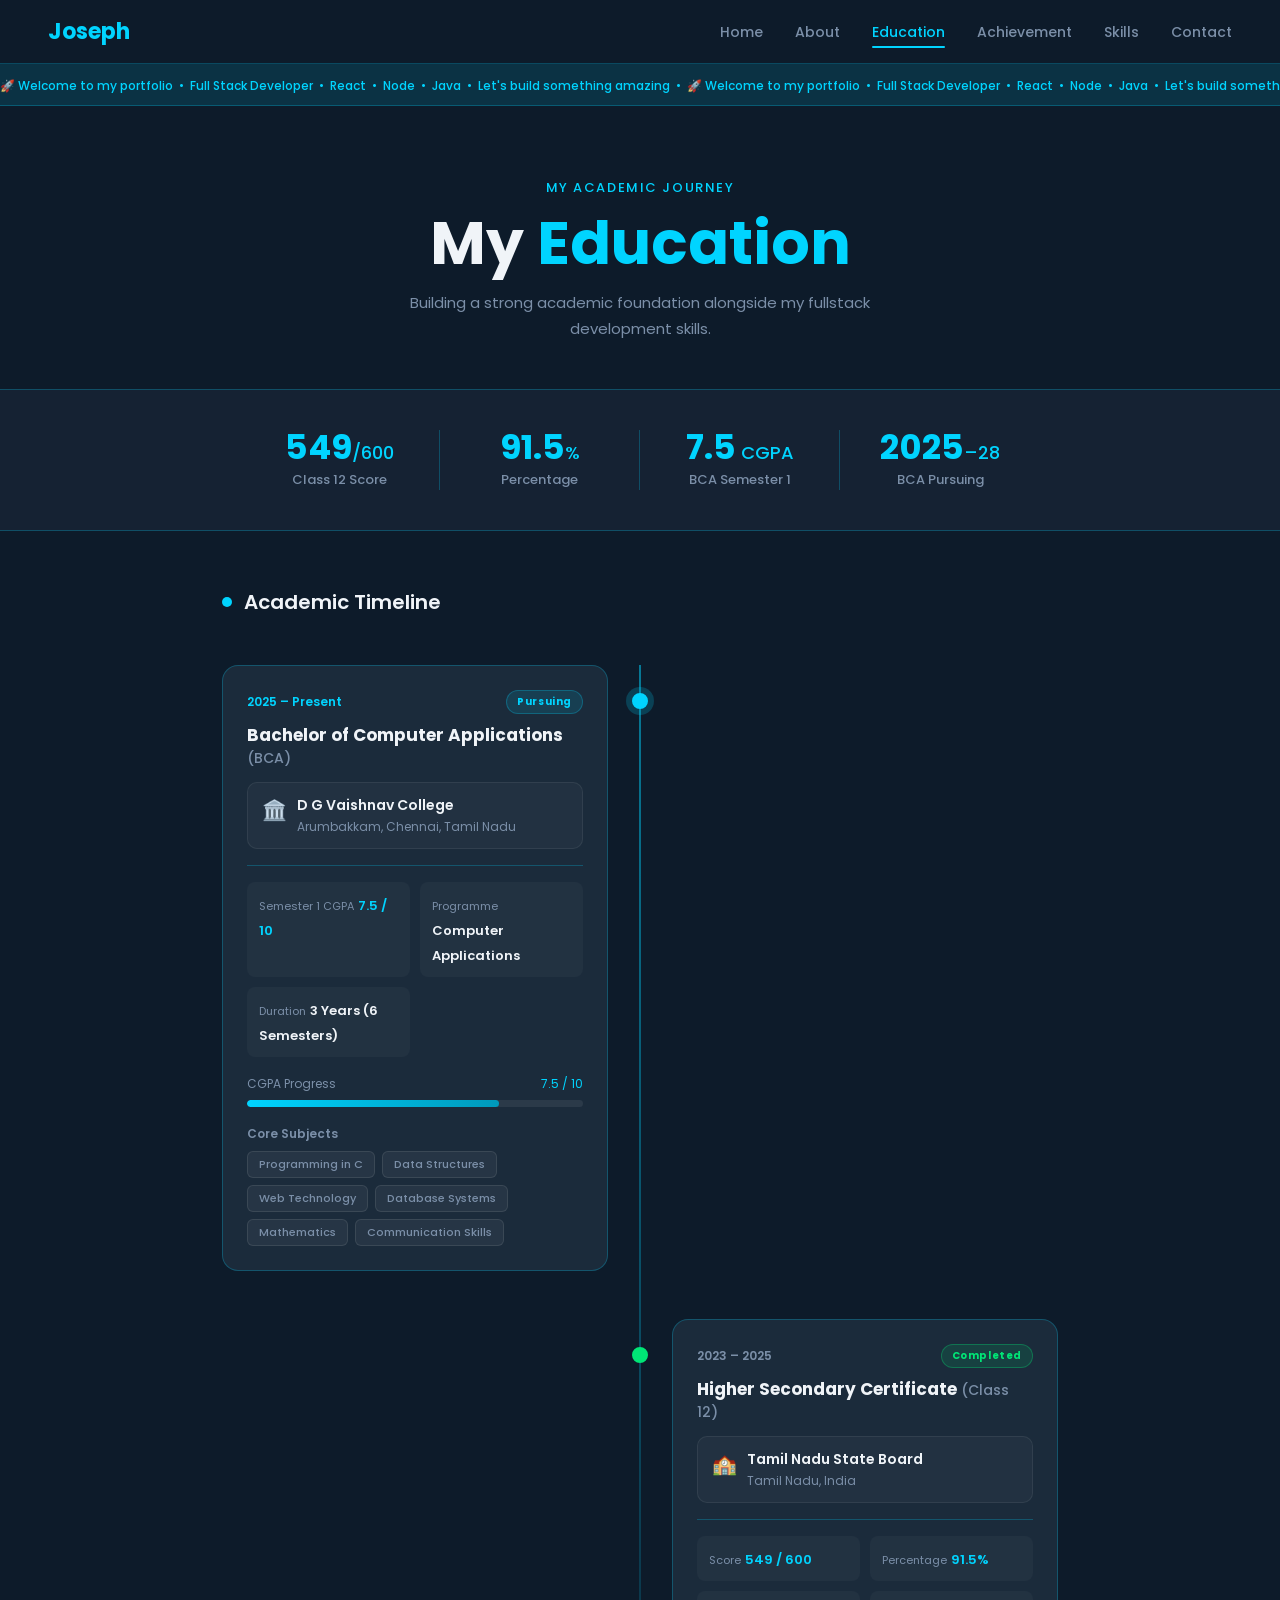
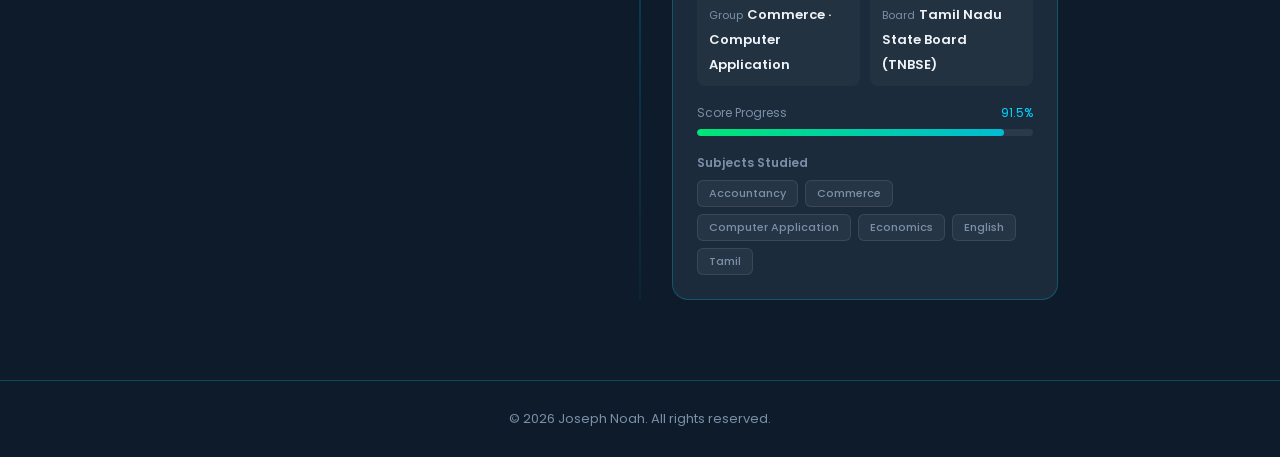
<file: education.html>
<!DOCTYPE html>
<html lang="en">
<head>
  <meta charset="UTF-8" />
  <meta name="viewport" content="width=device-width, initial-scale=1.0"/>
  <title>Education — Joseph Noah</title>
  <link rel="stylesheet" href="education.css" />
  <link href="https://fonts.googleapis.com/css2?family=Poppins:wght@300;400;500;600;700&display=swap" rel="stylesheet"/>
</head>
<body>

  <!-- NAVBAR -->
  <nav class="navbar">
    <div class="nav-logo">Joseph</div>
    <ul class="nav-links">
      <li><a href="index.html">Home</a></li>
      <li><a href="index.html#about">About</a></li>
      <li><a href="education2.html" class="active">Education</a></li>
      <li><a href="achievement2.html">Achievement</a></li>
      <li><a href="skills.html">Skills</a></li>
      <li><a href="contact.html">Contact</a></li>
    </ul>
  </nav>

  <!-- TICKER -->
  <div class="ticker">
    <div class="ticker-track">
      🚀 Welcome to my portfolio &nbsp;•&nbsp; Full Stack Developer &nbsp;•&nbsp; React &nbsp;•&nbsp; Node &nbsp;•&nbsp; Java &nbsp;•&nbsp; Let's build something amazing &nbsp;•&nbsp;
      🚀 Welcome to my portfolio &nbsp;•&nbsp; Full Stack Developer &nbsp;•&nbsp; React &nbsp;•&nbsp; Node &nbsp;•&nbsp; Java &nbsp;•&nbsp; Let's build something amazing &nbsp;•&nbsp;
    </div>
  </div>

  <!-- HERO -->
  <section class="hero">
    <p class="hero-sub">My Academic Journey</p>
    <h1 class="hero-title">My <span class="accent">Education</span></h1>
    <p class="hero-desc">Building a strong academic foundation alongside my fullstack development skills.</p>
  </section>

  <!-- STATS -->
  <section class="stats-section">
    <div class="stat-card">
      <div class="stat-num">549<span class="stat-unit">/600</span></div>
      <div class="stat-label">Class 12 Score</div>
    </div>
    <div class="stat-card">
      <div class="stat-num">91.5<span class="stat-unit">%</span></div>
      <div class="stat-label">Percentage</div>
    </div>
    <div class="stat-card">
      <div class="stat-num">7.5<span class="stat-unit"> CGPA</span></div>
      <div class="stat-label">BCA Semester 1</div>
    </div>
    <div class="stat-card">
      <div class="stat-num">2025<span class="stat-unit">–28</span></div>
      <div class="stat-label">BCA Pursuing</div>
    </div>
  </section>

  <!-- TIMELINE -->
  <main class="main">
    <h2 class="section-title"><span class="title-dot"></span> Academic Timeline</h2>

    <div class="timeline">

      <!-- BCA -->
      <div class="timeline-item left">
        <div class="timeline-dot current"></div>
        <div class="timeline-card">
          <div class="card-header">
            <div class="card-year current-year">2025 – Present</div>
            <span class="card-status ongoing">Pursuing</span>
          </div>
          <h3 class="card-degree">Bachelor of Computer Applications <span class="degree-short">(BCA)</span></h3>
          <div class="card-college">
            <span class="college-icon">🏛️</span>
            <div>
              <p class="college-name">D G Vaishnav College</p>
              <p class="college-loc">Arumbakkam, Chennai, Tamil Nadu</p>
            </div>
          </div>
          <div class="card-divider"></div>
          <div class="card-details">
            <div class="detail-item">
              <span class="detail-label">Semester 1 CGPA</span>
              <span class="detail-val accent">7.5 / 10</span>
            </div>
            <div class="detail-item">
              <span class="detail-label">Programme</span>
              <span class="detail-val">Computer Applications</span>
            </div>
            <div class="detail-item">
              <span class="detail-label">Duration</span>
              <span class="detail-val">3 Years (6 Semesters)</span>
            </div>
          </div>
          <div class="cgpa-bar-wrap">
            <div class="cgpa-bar-label">
              <span>CGPA Progress</span><span class="accent">7.5 / 10</span>
            </div>
            <div class="cgpa-track">
              <div class="cgpa-fill" data-width="75"></div>
            </div>
          </div>
          <div class="card-subjects">
            <p class="subjects-label">Core Subjects</p>
            <div class="subject-tags">
              <span>Programming in C</span>
              <span>Data Structures</span>
              <span>Web Technology</span>
              <span>Database Systems</span>
              <span>Mathematics</span>
              <span>Communication Skills</span>
            </div>
          </div>
        </div>
      </div>

      <!-- 12th -->
      <div class="timeline-item right">
        <div class="timeline-dot done"></div>
        <div class="timeline-card">
          <div class="card-header">
            <div class="card-year">2023 – 2025</div>
            <span class="card-status completed">Completed</span>
          </div>
          <h3 class="card-degree">Higher Secondary Certificate <span class="degree-short">(Class 12)</span></h3>
          <div class="card-college">
            <span class="college-icon">🏫</span>
            <div>
              <p class="college-name">Tamil Nadu State Board</p>
              <p class="college-loc">Tamil Nadu, India</p>
            </div>
          </div>
          <div class="card-divider"></div>
          <div class="card-details">
            <div class="detail-item">
              <span class="detail-label">Score</span>
              <span class="detail-val accent">549 / 600</span>
            </div>
            <div class="detail-item">
              <span class="detail-label">Percentage</span>
              <span class="detail-val accent">91.5%</span>
            </div>
            <div class="detail-item">
              <span class="detail-label">Group</span>
              <span class="detail-val">Commerce · Computer Application</span>
            </div>
            <div class="detail-item">
              <span class="detail-label">Board</span>
              <span class="detail-val">Tamil Nadu State Board (TNBSE)</span>
            </div>
          </div>
          <div class="cgpa-bar-wrap">
            <div class="cgpa-bar-label">
              <span>Score Progress</span><span class="accent">91.5%</span>
            </div>
            <div class="cgpa-track">
              <div class="cgpa-fill green-fill" data-width="91.5"></div>
            </div>
          </div>
          <div class="card-subjects">
            <p class="subjects-label">Subjects Studied</p>
            <div class="subject-tags">
              <span>Accountancy</span>
              <span>Commerce</span>
              <span>Computer Application</span>
              <span>Economics</span>
              <span>English</span>
              <span>Tamil</span>
            </div>
          </div>
        </div>
      </div>

    </div>
  </main>

  <!-- FOOTER -->
  <footer class="footer">
    <p>© 2026 Joseph Noah. All rights reserved.</p>
  </footer>

  <script>
    window.addEventListener('load', () => {
      document.querySelectorAll('.cgpa-fill').forEach(bar => {
        const w = bar.getAttribute('data-width');
        setTimeout(() => { bar.style.width = w + '%'; }, 400);
      });
    });
  </script>

</body>
</html>
</file>
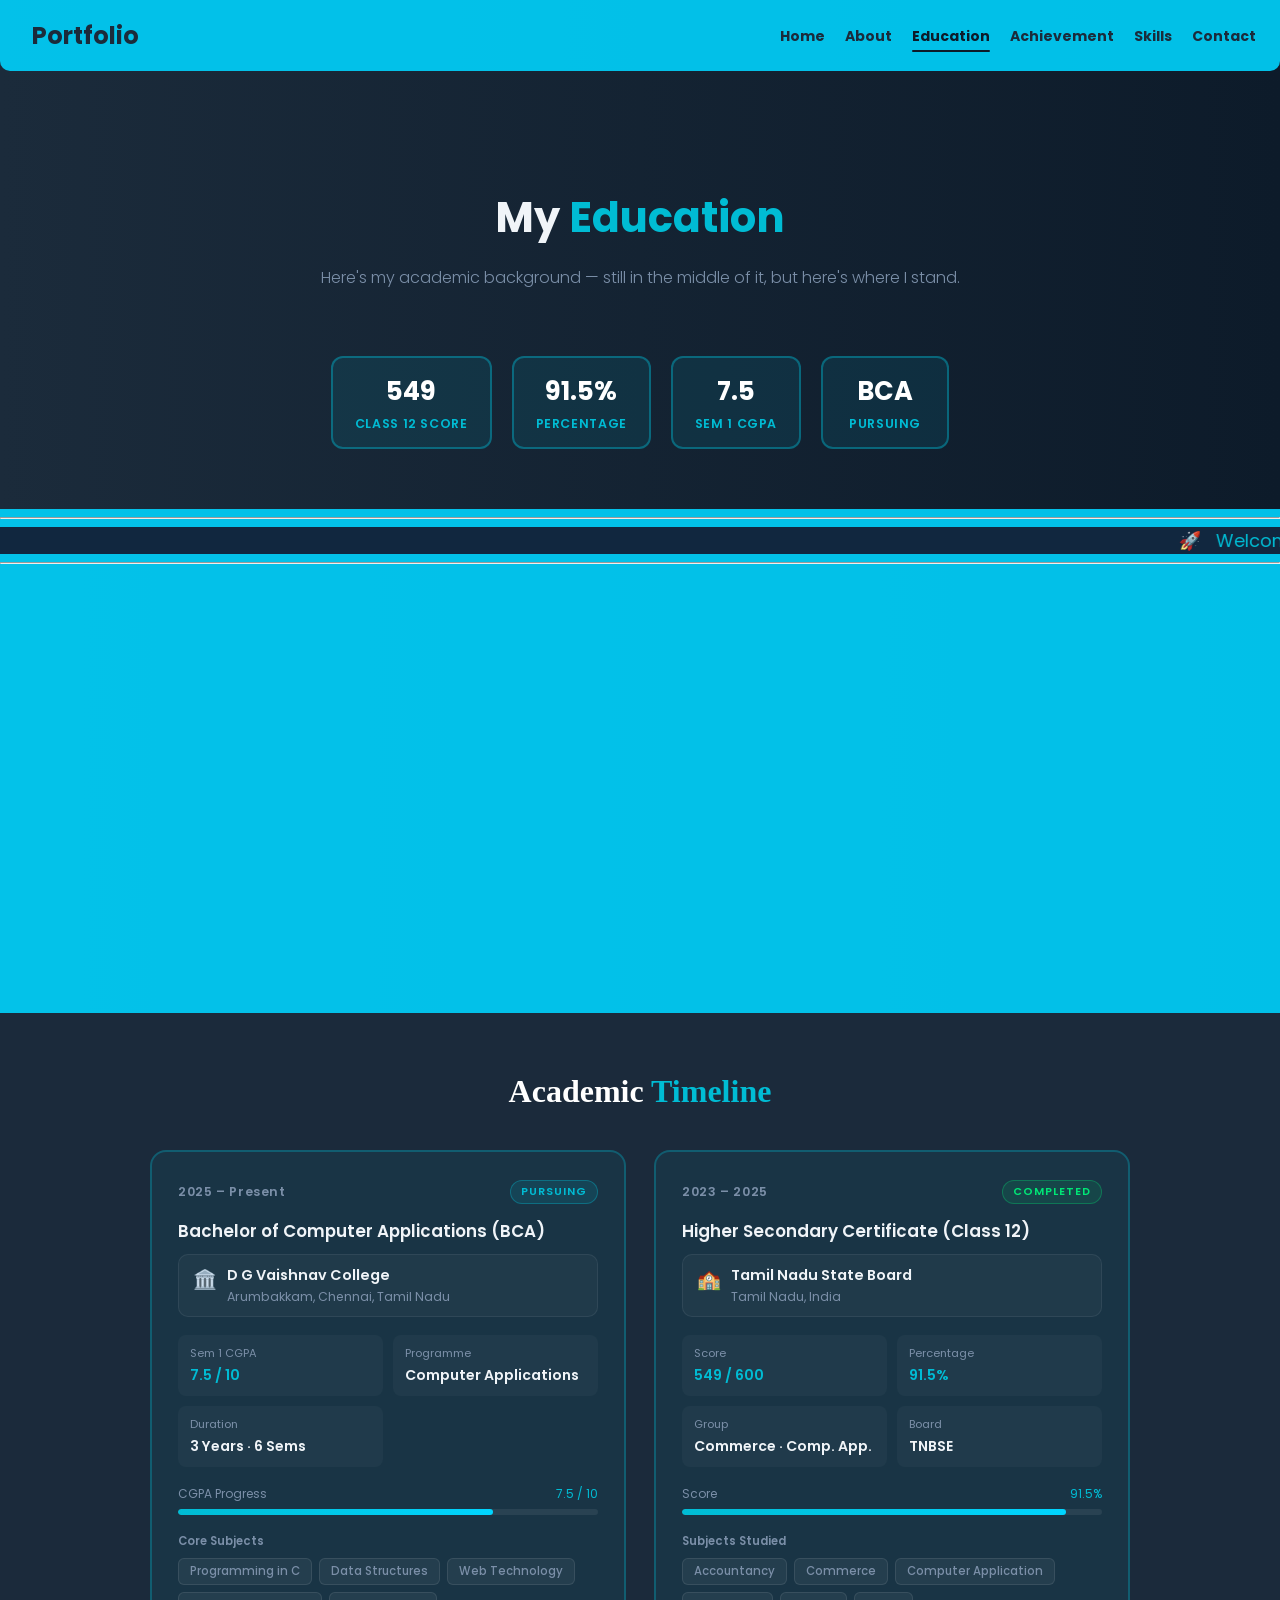
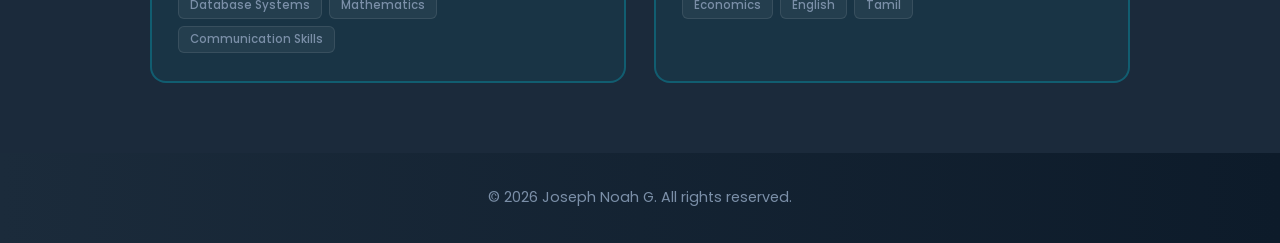
<file: education2.html>
<!DOCTYPE html>
<html lang="en">
<head>
  <title>Education | Joseph Noah</title>
  <link rel="stylesheet" href="main.css">
  <link href="https://fonts.googleapis.com/css2?family=Poppins:wght@300;400;500;600;700&display=swap" rel="stylesheet"/>
  <style>

    .edu-hero {
      background: linear-gradient(to left, #0D1B2A, #1B2B3B);
      padding: 80px 60px 50px;
      text-align: center;
    }
    .edu-hero h1 {
      font-family: 'Poppins', sans-serif;
      font-size: 2.6rem;
      font-weight: 700;
      color: #F0F4F8;
      margin-bottom: 12px;
    }
    .edu-hero p {
      color: #7B8FA8;
      font-size: 1rem;
      font-weight: 300;
    }

    .edu-stats {
      background: linear-gradient(to left, #0D1B2A, #1B2B3B);
      display: flex;
      justify-content: center;
      gap: 20px;
      flex-wrap: wrap;
      padding: 0 60px 60px;
    }

    .edu-section {
      background: #1b2a3b;
      padding: 60px 60px 70px;
    }

    .edu-section .head1 {
      font-size: 2rem;
      color: white;
      margin-bottom: 40px;
      text-align: center;
      font-family: Cambria;
      margin-left: 0;
      margin-top: 0;
    }

    .edu-cards {
      display: flex;
      flex-wrap: wrap;
      gap: 28px;
      justify-content: center;
      max-width: 1000px;
      margin: 0 auto;
    }

    .edu-card {
      background: rgba(0,188,212,0.07);
      border: 2px solid rgba(0,188,212,0.3);
      border-radius: 16px;
      width: 420px;
      padding: 28px 26px;
      transition: transform 0.3s ease, box-shadow 0.3s ease;
    }

    .edu-card:hover {
      transform: translateY(-6px);
      box-shadow: 0 0 28px rgba(0, 213, 255, 0.25);
    }

    .edu-card-top {
      display: flex;
      justify-content: space-between;
      align-items: center;
      margin-bottom: 14px;
    }

    .edu-year {
      font-size: 0.78rem;
      font-weight: 600;
      color: #7B8FA8;
      letter-spacing: 0.05em;
    }

    .edu-badge {
      font-size: 0.68rem;
      font-weight: 600;
      letter-spacing: 1px;
      text-transform: uppercase;
      padding: 3px 10px;
      border-radius: 20px;
      font-family: 'Poppins', sans-serif;
    }

    .badge-ongoing {
      background: rgba(0,188,212,0.12);
      border: 1px solid rgba(0,188,212,0.35);
      color: #00bcd4;
    }

    .badge-done {
      background: rgba(0,230,118,0.1);
      border: 1px solid rgba(0,230,118,0.3);
      color: #00e676;
    }

    .edu-card h3 {
      color: #F0F4F8;
      font-size: 1.05rem;
      font-weight: 600;
      margin-bottom: 10px;
      line-height: 1.4;
    }

    .edu-college {
      display: flex;
      align-items: flex-start;
      gap: 10px;
      background: rgba(255,255,255,0.03);
      border: 1px solid rgba(255,255,255,0.07);
      border-radius: 10px;
      padding: 10px 14px;
      margin-bottom: 18px;
    }

    .edu-college-icon { font-size: 1.2rem; }

    .edu-college-name {
      font-size: 0.9rem;
      font-weight: 600;
      color: #F0F4F8;
    }

    .edu-college-loc {
      font-size: 0.78rem;
      color: #7B8FA8;
      margin-top: 2px;
    }

    .edu-details {
      display: grid;
      grid-template-columns: 1fr 1fr;
      gap: 10px;
      margin-bottom: 18px;
    }

    .edu-detail {
      background: rgba(255,255,255,0.03);
      border-radius: 8px;
      padding: 10px 12px;
    }

    .edu-detail-key {
      font-size: 0.7rem;
      color: #7B8FA8;
      margin-bottom: 3px;
    }

    .edu-detail-val {
      font-size: 0.88rem;
      font-weight: 600;
      color: #F0F4F8;
    }

    .edu-detail-val.cyan { color: #00bcd4; }

    .edu-bar-wrap { margin-bottom: 18px; }

    .edu-bar-label {
      display: flex;
      justify-content: space-between;
      font-size: 0.75rem;
      color: #7B8FA8;
      margin-bottom: 6px;
    }

    .edu-bar-label span:last-child { color: #00bcd4; }

    .edu-bar-track {
      background: rgba(255,255,255,0.07);
      border-radius: 99px;
      height: 6px;
      overflow: hidden;
    }

    .edu-bar-fill {
      height: 100%;
      width: 0%;
      border-radius: 99px;
      background: linear-gradient(90deg, #00bcd4, #00d5ff);
      transition: width 1.4s ease;
    }

    .edu-tags-label {
      font-size: 0.72rem;
      font-weight: 600;
      color: #7B8FA8;
      margin-bottom: 8px;
    }

    .edu-tags {
      display: flex;
      flex-wrap: wrap;
      gap: 7px;
    }

    .edu-tags span {
      font-size: 0.72rem;
      font-weight: 500;
      background: rgba(255,255,255,0.05);
      border: 1px solid rgba(255,255,255,0.09);
      color: #7B8FA8;
      padding: 4px 11px;
      border-radius: 6px;
    }

    @media (max-width: 700px) {
      .edu-hero, .edu-section, .edu-stats { padding: 40px 20px 50px; }
      .edu-card { width: 100%; }
      .edu-details { grid-template-columns: 1fr; }
    }

  </style>
</head>
<body>

<!-- TOOLBAR — same as index.html -->
<div class="toolbar">
  <h2 class="topname">Portfolio</h2>
  <li><a href="index.html">Home</a></li>
  <li><a href="index.html#about">About</a></li>
  <li><a href="education2.html" class="active">Education</a></li>
  <li><a href="achievement2.html">Achievement</a></li>
  <li><a href="skills2.html">Skills</a></li>
  <li><a href="contact.html">Contact</a></li>
</div>

<!-- HERO -->
<section class="edu-hero">
  <h1>My <span class="highlight">Education</span></h1>
  <p>Here's my academic background — still in the middle of it, but here's where I stand.</p>
</section>

<!-- STATS — uses exact .stat-box from main.css -->
<div class="edu-stats">
  <div class="stat-box">
    <h2>549</h2>
    <p>Class 12 Score</p>
  </div>
  <div class="stat-box">
    <h2>91.5%</h2>
    <p>Percentage</p>
  </div>
  <div class="stat-box">
    <h2>7.5</h2>
    <p>Sem 1 CGPA</p>
  </div>
  <div class="stat-box">
    <h2>BCA</h2>
    <p>Pursuing</p>
  </div>
</div>

<!-- MARQUEE — exact same as index.html -->
<div class="mid" style="height:auto; padding-bottom:4px;">
  <hr class="line1">
  <marquee class="runtext"> 🚀 &nbsp; Welcome to my portfolio &nbsp; • &nbsp; Full Stack Developer &nbsp; • &nbsp; React &nbsp; • &nbsp; Node &nbsp; • &nbsp; Java &nbsp; • &nbsp; Let's build something amazing &nbsp; • &nbsp; </marquee>
  <hr class="line1">
</div>

<!-- EDU CARDS -->
<section class="edu-section">
  <h2 class="head1">Academic <span class="highlight">Timeline</span></h2>

  <div class="edu-cards">

    <!-- BCA -->
    <div class="edu-card">
      <div class="edu-card-top">
        <span class="edu-year">2025 – Present</span>
        <span class="edu-badge badge-ongoing">Pursuing</span>
      </div>
      <h3>Bachelor of Computer Applications (BCA)</h3>
      <div class="edu-college">
        <span class="edu-college-icon">🏛️</span>
        <div>
          <div class="edu-college-name">D G Vaishnav College</div>
          <div class="edu-college-loc">Arumbakkam, Chennai, Tamil Nadu</div>
        </div>
      </div>
      <div class="edu-details">
        <div class="edu-detail">
          <div class="edu-detail-key">Sem 1 CGPA</div>
          <div class="edu-detail-val cyan">7.5 / 10</div>
        </div>
        <div class="edu-detail">
          <div class="edu-detail-key">Programme</div>
          <div class="edu-detail-val">Computer Applications</div>
        </div>
        <div class="edu-detail">
          <div class="edu-detail-key">Duration</div>
          <div class="edu-detail-val">3 Years · 6 Sems</div>
        </div>
      </div>
      <div class="edu-bar-wrap">
        <div class="edu-bar-label"><span>CGPA Progress</span><span>7.5 / 10</span></div>
        <div class="edu-bar-track"><div class="edu-bar-fill" data-width="75"></div></div>
      </div>
      <div class="edu-tags-label">Core Subjects</div>
      <div class="edu-tags">
        <span>Programming in C</span>
        <span>Data Structures</span>
        <span>Web Technology</span>
        <span>Database Systems</span>
        <span>Mathematics</span>
        <span>Communication Skills</span>
      </div>
    </div>

    <!-- Class 12 -->
    <div class="edu-card">
      <div class="edu-card-top">
        <span class="edu-year">2023 – 2025</span>
        <span class="edu-badge badge-done">Completed</span>
      </div>
      <h3>Higher Secondary Certificate (Class 12)</h3>
      <div class="edu-college">
        <span class="edu-college-icon">🏫</span>
        <div>
          <div class="edu-college-name">Tamil Nadu State Board</div>
          <div class="edu-college-loc">Tamil Nadu, India</div>
        </div>
      </div>
      <div class="edu-details">
        <div class="edu-detail">
          <div class="edu-detail-key">Score</div>
          <div class="edu-detail-val cyan">549 / 600</div>
        </div>
        <div class="edu-detail">
          <div class="edu-detail-key">Percentage</div>
          <div class="edu-detail-val cyan">91.5%</div>
        </div>
        <div class="edu-detail">
          <div class="edu-detail-key">Group</div>
          <div class="edu-detail-val">Commerce · Comp. App.</div>
        </div>
        <div class="edu-detail">
          <div class="edu-detail-key">Board</div>
          <div class="edu-detail-val">TNBSE</div>
        </div>
      </div>
      <div class="edu-bar-wrap">
        <div class="edu-bar-label"><span>Score</span><span>91.5%</span></div>
        <div class="edu-bar-track"><div class="edu-bar-fill" data-width="91.5"></div></div>
      </div>
      <div class="edu-tags-label">Subjects Studied</div>
      <div class="edu-tags">
        <span>Accountancy</span>
        <span>Commerce</span>
        <span>Computer Application</span>
        <span>Economics</span>
        <span>English</span>
        <span>Tamil</span>
      </div>
    </div>

  </div>
</section>

<!-- FOOTER — same as index.html -->
<footer style="text-align: center;">
  <p>&copy; 2026 Joseph Noah G. All rights reserved.</p>
</footer>

<script>
  window.addEventListener('load', () => {
    document.querySelectorAll('.edu-bar-fill').forEach(bar => {
      const w = bar.getAttribute('data-width');
      setTimeout(() => { bar.style.width = w + '%'; }, 400);
    });
  });
</script>

</body>
</html>
</file>
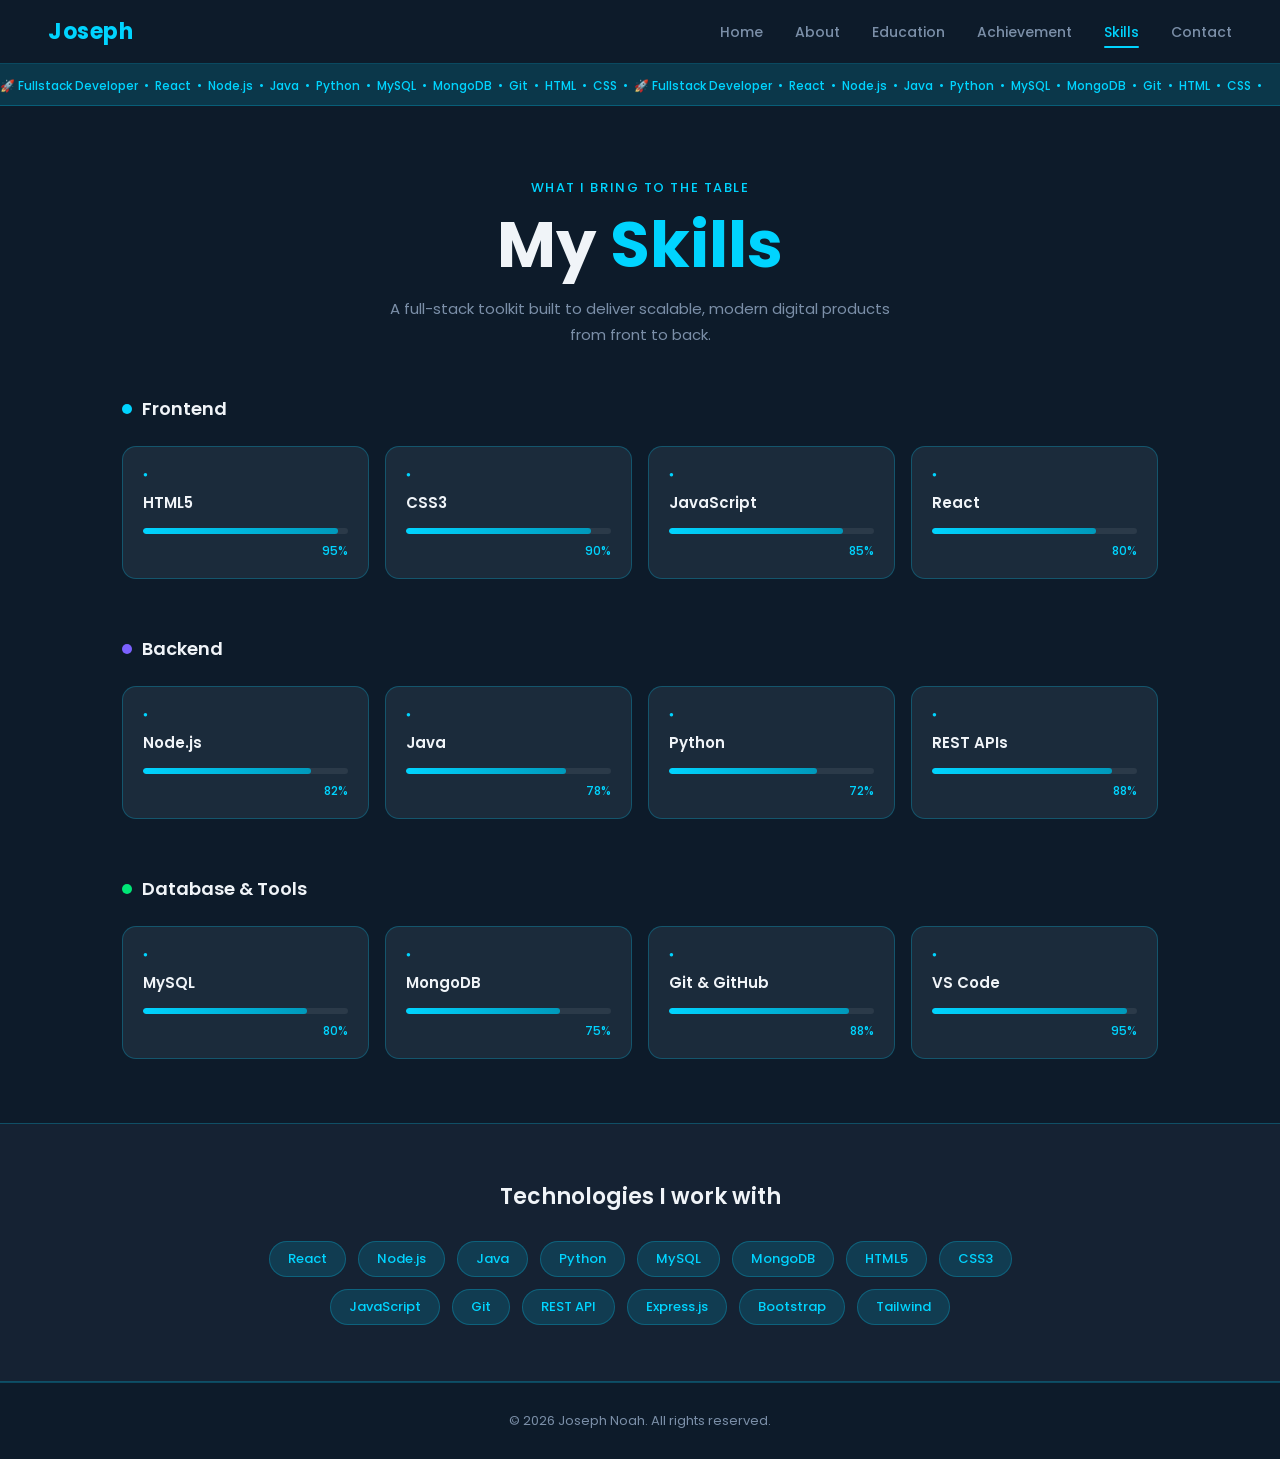
<file: skills.html>
<!DOCTYPE html>
<html lang="en">
<head>
  <meta charset="UTF-8" />
  <meta name="viewport" content="width=device-width, initial-scale=1.0"/>
  <title>Skills — Joseph Noah</title>
  <link rel="stylesheet" href="skills.css" />
  <link href="https://fonts.googleapis.com/css2?family=Poppins:wght@300;400;500;600;700&display=swap" rel="stylesheet"/>
</head>
<body>

  <!-- NAVBAR -->
  <nav class="navbar">
    <div class="nav-logo">Joseph</div>
    <ul class="nav-links">
      <li><a href="index.html">Home</a></li>
      <li><a href="index.html#about">About</a></li>
      <li><a href="education2.html">Education</a></li>
      <li><a href="achievement2.html">Achievement</a></li>
      <li><a href="skills.html" class="active">Skills</a></li>
      <li><a href="contact.html">Contact</a></li>
    </ul>
  </nav>

  <!-- TICKER -->
  <div class="ticker">
    <div class="ticker-track">
      🚀 Fullstack Developer &nbsp;•&nbsp; React &nbsp;•&nbsp; Node.js &nbsp;•&nbsp; Java &nbsp;•&nbsp; Python &nbsp;•&nbsp; MySQL &nbsp;•&nbsp; MongoDB &nbsp;•&nbsp; Git &nbsp;•&nbsp; HTML &nbsp;•&nbsp; CSS &nbsp;•&nbsp;
      🚀 Fullstack Developer &nbsp;•&nbsp; React &nbsp;•&nbsp; Node.js &nbsp;•&nbsp; Java &nbsp;•&nbsp; Python &nbsp;•&nbsp; MySQL &nbsp;•&nbsp; MongoDB &nbsp;•&nbsp; Git &nbsp;•&nbsp; HTML &nbsp;•&nbsp; CSS &nbsp;•&nbsp;
    </div>
  </div>

  <!-- HERO -->
  <section class="skills-hero">
    <p class="hero-sub">What I bring to the table</p>
    <h1 class="hero-title">My <span class="accent">Skills</span></h1>
    <p class="hero-desc">A full-stack toolkit built to deliver scalable, modern digital products from front to back.</p>
  </section>

  <!-- SKILLS GRID -->
  <main class="skills-main">

    <div class="category-block">
      <h2 class="category-title"><span class="dot"></span> Frontend</h2>
      <div class="skills-grid">
        <div class="skill-card">
          <div class="skill-icon">&#9679;</div>
          <div class="skill-name">HTML5</div>
          <div class="skill-bar-wrap"><div class="skill-bar" data-width="95"></div></div>
          <div class="skill-pct">95%</div>
        </div>
        <div class="skill-card">
          <div class="skill-icon">&#9679;</div>
          <div class="skill-name">CSS3</div>
          <div class="skill-bar-wrap"><div class="skill-bar" data-width="90"></div></div>
          <div class="skill-pct">90%</div>
        </div>
        <div class="skill-card">
          <div class="skill-icon">&#9679;</div>
          <div class="skill-name">JavaScript</div>
          <div class="skill-bar-wrap"><div class="skill-bar" data-width="85"></div></div>
          <div class="skill-pct">85%</div>
        </div>
        <div class="skill-card">
          <div class="skill-icon">&#9679;</div>
          <div class="skill-name">React</div>
          <div class="skill-bar-wrap"><div class="skill-bar" data-width="80"></div></div>
          <div class="skill-pct">80%</div>
        </div>
      </div>
    </div>

    <div class="category-block">
      <h2 class="category-title"><span class="dot dot-alt"></span> Backend</h2>
      <div class="skills-grid">
        <div class="skill-card">
          <div class="skill-icon">&#9679;</div>
          <div class="skill-name">Node.js</div>
          <div class="skill-bar-wrap"><div class="skill-bar" data-width="82"></div></div>
          <div class="skill-pct">82%</div>
        </div>
        <div class="skill-card">
          <div class="skill-icon">&#9679;</div>
          <div class="skill-name">Java</div>
          <div class="skill-bar-wrap"><div class="skill-bar" data-width="78"></div></div>
          <div class="skill-pct">78%</div>
        </div>
        <div class="skill-card">
          <div class="skill-icon">&#9679;</div>
          <div class="skill-name">Python</div>
          <div class="skill-bar-wrap"><div class="skill-bar" data-width="72"></div></div>
          <div class="skill-pct">72%</div>
        </div>
        <div class="skill-card">
          <div class="skill-icon">&#9679;</div>
          <div class="skill-name">REST APIs</div>
          <div class="skill-bar-wrap"><div class="skill-bar" data-width="88"></div></div>
          <div class="skill-pct">88%</div>
        </div>
      </div>
    </div>

    <div class="category-block">
      <h2 class="category-title"><span class="dot dot-green"></span> Database & Tools</h2>
      <div class="skills-grid">
        <div class="skill-card">
          <div class="skill-icon">&#9679;</div>
          <div class="skill-name">MySQL</div>
          <div class="skill-bar-wrap"><div class="skill-bar" data-width="80"></div></div>
          <div class="skill-pct">80%</div>
        </div>
        <div class="skill-card">
          <div class="skill-icon">&#9679;</div>
          <div class="skill-name">MongoDB</div>
          <div class="skill-bar-wrap"><div class="skill-bar" data-width="75"></div></div>
          <div class="skill-pct">75%</div>
        </div>
        <div class="skill-card">
          <div class="skill-icon">&#9679;</div>
          <div class="skill-name">Git & GitHub</div>
          <div class="skill-bar-wrap"><div class="skill-bar" data-width="88"></div></div>
          <div class="skill-pct">88%</div>
        </div>
        <div class="skill-card">
          <div class="skill-icon">&#9679;</div>
          <div class="skill-name">VS Code</div>
          <div class="skill-bar-wrap"><div class="skill-bar" data-width="95"></div></div>
          <div class="skill-pct">95%</div>
        </div>
      </div>
    </div>

  </main>

  <!-- TAGS SECTION -->
  <section class="tags-section">
    <h2 class="tags-title">Technologies I work with</h2>
    <div class="tags-wrap">
      <span class="tag">React</span>
      <span class="tag">Node.js</span>
      <span class="tag">Java</span>
      <span class="tag">Python</span>
      <span class="tag">MySQL</span>
      <span class="tag">MongoDB</span>
      <span class="tag">HTML5</span>
      <span class="tag">CSS3</span>
      <span class="tag">JavaScript</span>
      <span class="tag">Git</span>
      <span class="tag">REST API</span>
      <span class="tag">Express.js</span>
      <span class="tag">Bootstrap</span>
      <span class="tag">Tailwind</span>
    </div>
  </section>

  <!-- FOOTER -->
  <footer class="footer">
    <p>© 2026 Joseph Noah. All rights reserved.</p>
  </footer>

  <script>
    window.addEventListener('load', () => {
      document.querySelectorAll('.skill-bar').forEach(bar => {
        const w = bar.getAttribute('data-width');
        setTimeout(() => { bar.style.width = w + '%'; }, 300);
      });
    });
  </script>

</body>
</html>
</file>
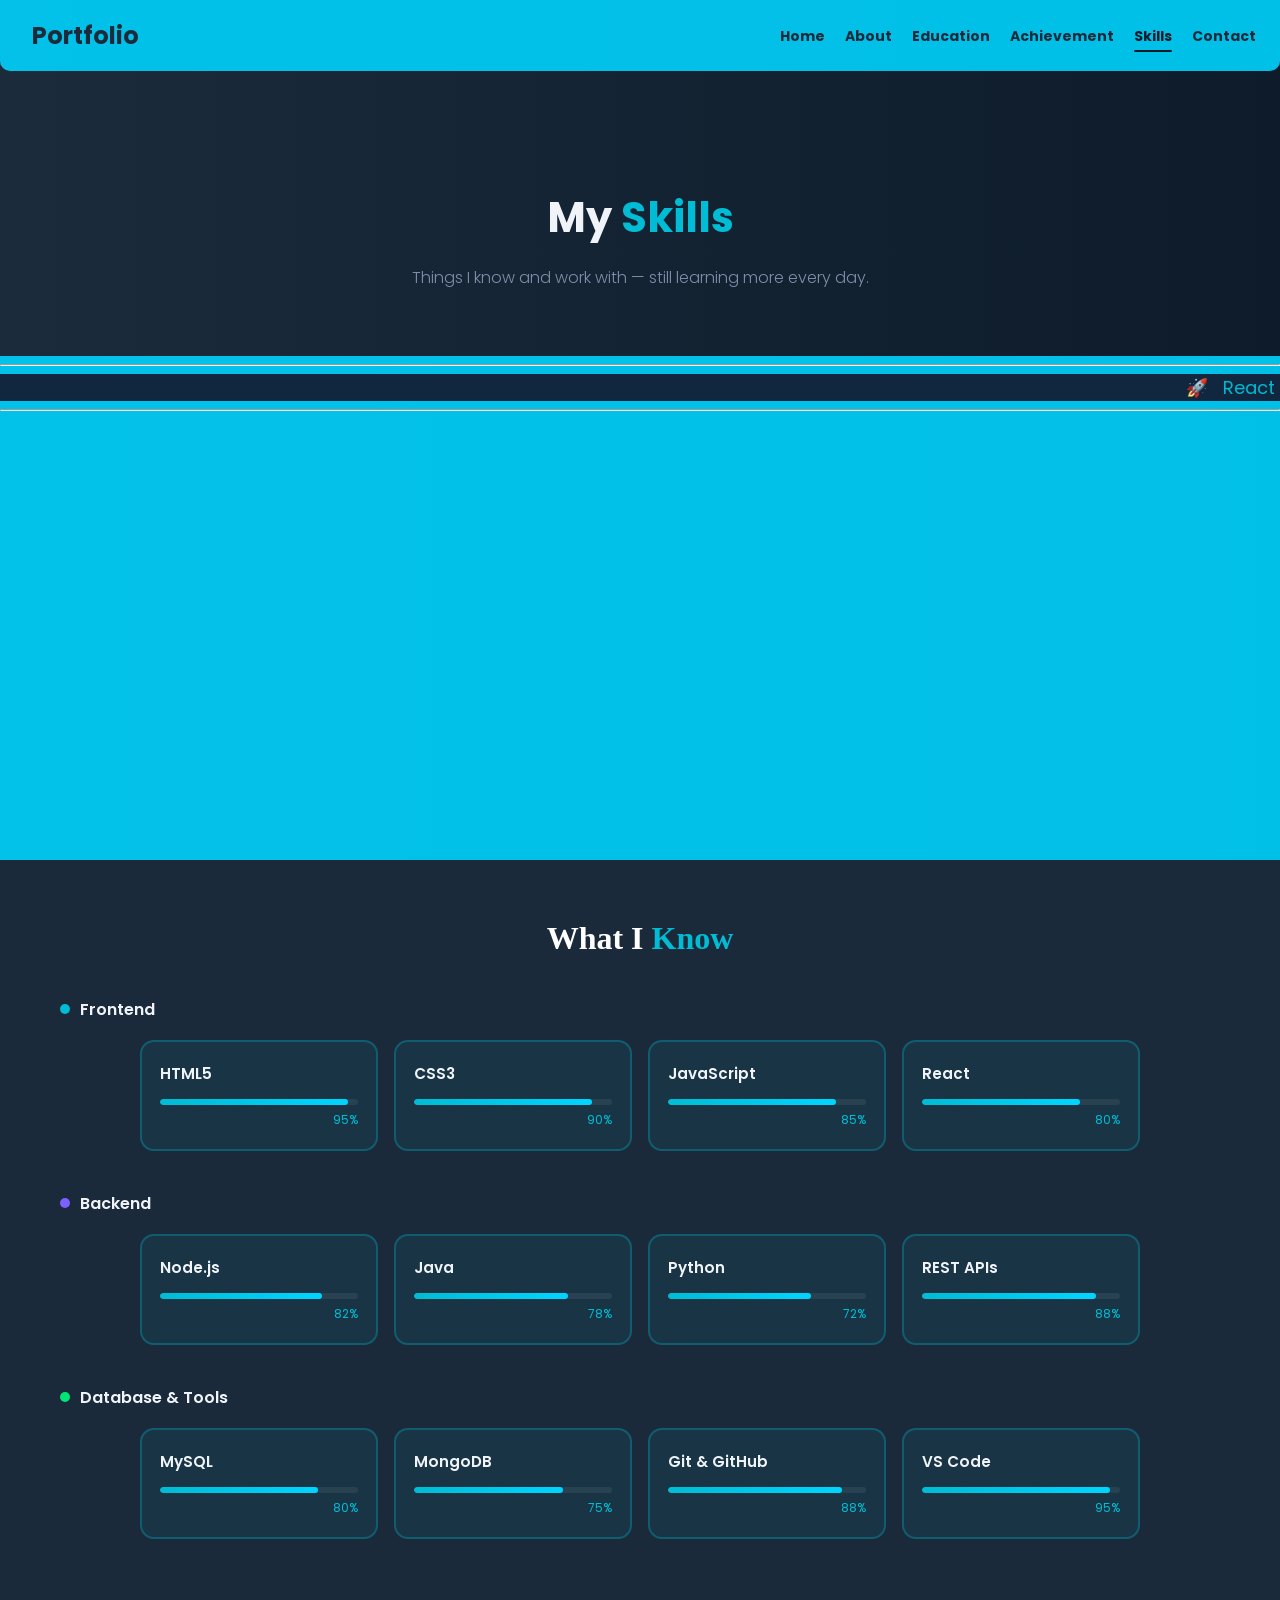
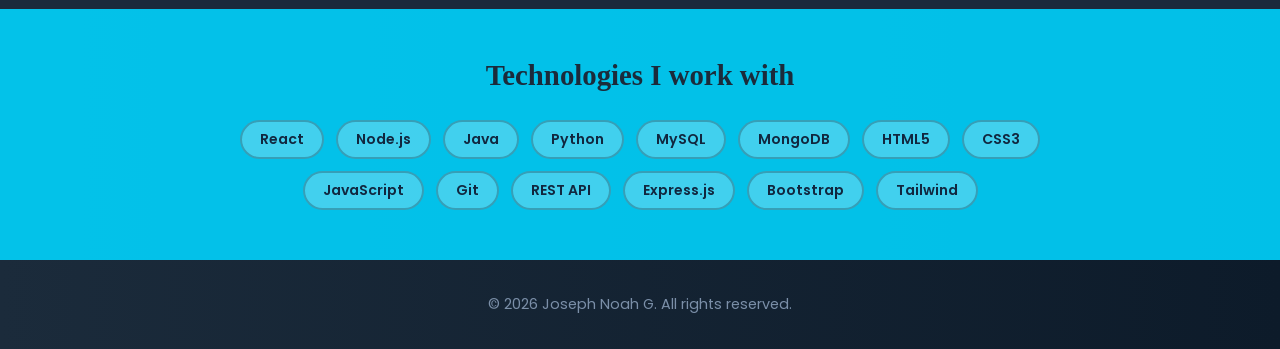
<file: skills2.html>
<!DOCTYPE html>
<html lang="en">
<head>
  <title>Skills | Joseph Noah</title>
  <link rel="stylesheet" href="main.css">
  <link href="https://fonts.googleapis.com/css2?family=Poppins:wght@300;400;500;600;700&display=swap" rel="stylesheet"/>
  <style>

    .skills-hero {
      background: linear-gradient(to left, #0D1B2A, #1B2B3B);
      padding: 80px 60px 50px;
      text-align: center;
    }
    .skills-hero h1 {
      font-family: 'Poppins', sans-serif;
      font-size: 2.6rem;
      font-weight: 700;
      color: #F0F4F8;
      margin-bottom: 12px;
    }
    .skills-hero p {
      color: #7B8FA8;
      font-size: 1rem;
      font-weight: 300;
    }

    /* skills section — same bg as about/achievement */
    .skills-section {
      background: #1b2a3b;
      padding: 60px 60px 70px;
    }

    .skills-section .head1 {
      font-size: 2rem;
      color: white;
      margin-bottom: 40px;
      text-align: center;
      font-family: Cambria;
      margin-left: 0;
      margin-top: 0;
    }

    /* category label */
    .cat-label {
      font-size: 1rem;
      font-weight: 600;
      color: #F0F4F8;
      margin-bottom: 18px;
      margin-top: 40px;
      display: flex;
      align-items: center;
      gap: 10px;
    }

    .cat-label:first-of-type { margin-top: 0; }

    .cat-dot {
      display: inline-block;
      width: 10px;
      height: 10px;
      border-radius: 50%;
      background: #00bcd4;
      flex-shrink: 0;
    }

    .cat-dot.purple { background: #7B61FF; }
    .cat-dot.green  { background: #00E676; }

    /* skill cards grid */
    .skills-grid {
      display: grid;
      grid-template-columns: repeat(auto-fill, minmax(200px, 1fr));
      gap: 16px;
      max-width: 1000px;
      margin: 0 auto;
    }

    .skill-card {
      background: rgba(0,188,212,0.07);
      border: 2px solid rgba(0,188,212,0.3);
      border-radius: 14px;
      padding: 20px 18px;
      transition: transform 0.3s ease, box-shadow 0.3s ease;
    }

    .skill-card:hover {
      transform: translateY(-5px);
      box-shadow: 0 0 24px rgba(0, 213, 255, 0.2);
    }

    .skill-name {
      font-size: 0.95rem;
      font-weight: 600;
      color: #F0F4F8;
      margin-bottom: 14px;
    }

    .skill-bar-track {
      background: rgba(255,255,255,0.07);
      border-radius: 99px;
      height: 6px;
      overflow: hidden;
      margin-bottom: 6px;
    }

    .skill-bar-fill {
      height: 100%;
      width: 0%;
      border-radius: 99px;
      background: linear-gradient(90deg, #00bcd4, #00d5ff);
      transition: width 1.3s ease;
    }

    .skill-pct {
      font-size: 0.75rem;
      color: #00bcd4;
      text-align: right;
    }

    /* tags section — same .mid cyan bg as index */
    .tags-section {
      background: #00d5ffe3;
      padding: 50px 60px;
      text-align: center;
    }

    .tags-section .head1 {
      font-size: 1.8rem;
      color: #1B2B3B;
      margin-bottom: 28px;
      font-family: Cambria;
      margin-left: 0;
      margin-top: 0;
    }

    .tags-wrap {
      display: flex;
      flex-wrap: wrap;
      justify-content: center;
      gap: 12px;
      max-width: 800px;
      margin: 0 auto;
    }

    .tag {
      background: rgba(255,255,255,0.25);
      border: 2px solid rgba(27,43,59,0.3);
      color: #11273f;
      font-size: 0.88rem;
      font-weight: 600;
      padding: 7px 18px;
      border-radius: 99px;
      transition: background 0.2s, transform 0.2s;
      cursor: default;
    }

    .tag:hover {
      background: rgba(255,255,255,0.45);
      transform: scale(1.05);
    }

    @media (max-width: 700px) {
      .skills-hero, .skills-section, .tags-section { padding: 40px 20px 50px; }
      .skills-grid { grid-template-columns: 1fr 1fr; }
    }

    @media (max-width: 420px) {
      .skills-grid { grid-template-columns: 1fr; }
    }

  </style>
</head>
<body>

<!-- TOOLBAR — same as index.html -->
<div class="toolbar">
  <h2 class="topname">Portfolio</h2>
  <li><a href="index.html">Home</a></li>
  <li><a href="index.html#about">About</a></li>
  <li><a href="education2.html">Education</a></li>
  <li><a href="achievement2.html">Achievement</a></li>
  <li><a href="skills2.html" class="active">Skills</a></li>
  <li><a href="contact.html">Contact</a></li>
</div>

<!-- HERO -->
<section class="skills-hero">
  <h1>My <span class="highlight">Skills</span></h1>
  <p>Things I know and work with — still learning more every day.</p>
</section>

<!-- MARQUEE — exact same as index.html -->
<div class="mid" style="height:auto; padding-bottom:4px;">
  <hr class="line1">
  <marquee class="runtext"> 🚀 &nbsp; React &nbsp; • &nbsp; Node.js &nbsp; • &nbsp; Java &nbsp; • &nbsp; Python &nbsp; • &nbsp; MySQL &nbsp; • &nbsp; MongoDB &nbsp; • &nbsp; Git &nbsp; • &nbsp; HTML &nbsp; • &nbsp; CSS &nbsp; • &nbsp; JavaScript &nbsp; • &nbsp; </marquee>
  <hr class="line1">
</div>

<!-- SKILLS SECTION -->
<section class="skills-section">
  <h2 class="head1">What I <span class="highlight">Know</span></h2>

  <!-- Frontend -->
  <div class="cat-label"><span class="cat-dot"></span> Frontend</div>
  <div class="skills-grid">
    <div class="skill-card">
      <div class="skill-name">HTML5</div>
      <div class="skill-bar-track"><div class="skill-bar-fill" data-width="95"></div></div>
      <div class="skill-pct">95%</div>
    </div>
    <div class="skill-card">
      <div class="skill-name">CSS3</div>
      <div class="skill-bar-track"><div class="skill-bar-fill" data-width="90"></div></div>
      <div class="skill-pct">90%</div>
    </div>
    <div class="skill-card">
      <div class="skill-name">JavaScript</div>
      <div class="skill-bar-track"><div class="skill-bar-fill" data-width="85"></div></div>
      <div class="skill-pct">85%</div>
    </div>
    <div class="skill-card">
      <div class="skill-name">React</div>
      <div class="skill-bar-track"><div class="skill-bar-fill" data-width="80"></div></div>
      <div class="skill-pct">80%</div>
    </div>
  </div>

  <!-- Backend -->
  <div class="cat-label"><span class="cat-dot purple"></span> Backend</div>
  <div class="skills-grid">
    <div class="skill-card">
      <div class="skill-name">Node.js</div>
      <div class="skill-bar-track"><div class="skill-bar-fill" data-width="82"></div></div>
      <div class="skill-pct">82%</div>
    </div>
    <div class="skill-card">
      <div class="skill-name">Java</div>
      <div class="skill-bar-track"><div class="skill-bar-fill" data-width="78"></div></div>
      <div class="skill-pct">78%</div>
    </div>
    <div class="skill-card">
      <div class="skill-name">Python</div>
      <div class="skill-bar-track"><div class="skill-bar-fill" data-width="72"></div></div>
      <div class="skill-pct">72%</div>
    </div>
    <div class="skill-card">
      <div class="skill-name">REST APIs</div>
      <div class="skill-bar-track"><div class="skill-bar-fill" data-width="88"></div></div>
      <div class="skill-pct">88%</div>
    </div>
  </div>

  <!-- Database & Tools -->
  <div class="cat-label"><span class="cat-dot green"></span> Database & Tools</div>
  <div class="skills-grid">
    <div class="skill-card">
      <div class="skill-name">MySQL</div>
      <div class="skill-bar-track"><div class="skill-bar-fill" data-width="80"></div></div>
      <div class="skill-pct">80%</div>
    </div>
    <div class="skill-card">
      <div class="skill-name">MongoDB</div>
      <div class="skill-bar-track"><div class="skill-bar-fill" data-width="75"></div></div>
      <div class="skill-pct">75%</div>
    </div>
    <div class="skill-card">
      <div class="skill-name">Git & GitHub</div>
      <div class="skill-bar-track"><div class="skill-bar-fill" data-width="88"></div></div>
      <div class="skill-pct">88%</div>
    </div>
    <div class="skill-card">
      <div class="skill-name">VS Code</div>
      <div class="skill-bar-track"><div class="skill-bar-fill" data-width="95"></div></div>
      <div class="skill-pct">95%</div>
    </div>
  </div>

</section>

<!-- TAGS — same cyan as .mid -->
<section class="tags-section">
  <h2 class="head1">Technologies I work with</h2>
  <div class="tags-wrap">
    <span class="tag">React</span>
    <span class="tag">Node.js</span>
    <span class="tag">Java</span>
    <span class="tag">Python</span>
    <span class="tag">MySQL</span>
    <span class="tag">MongoDB</span>
    <span class="tag">HTML5</span>
    <span class="tag">CSS3</span>
    <span class="tag">JavaScript</span>
    <span class="tag">Git</span>
    <span class="tag">REST API</span>
    <span class="tag">Express.js</span>
    <span class="tag">Bootstrap</span>
    <span class="tag">Tailwind</span>
  </div>
</section>

<!-- FOOTER — same as index.html -->
<footer style="text-align: center;">
  <p>&copy; 2026 Joseph Noah G. All rights reserved.</p>
</footer>

<script>
  window.addEventListener('load', () => {
    document.querySelectorAll('.skill-bar-fill').forEach(bar => {
      const w = bar.getAttribute('data-width');
      setTimeout(() => { bar.style.width = w + '%'; }, 300);
    });
  });
</script>

</body>
</html>
</file>
<file: main.css>
:root{
   --font: 'Poppins', sans-serif;
}
html {
  scroll-behavior: smooth;
}
body{
    background: linear-gradient(to left, #0D1B2A, #1B2B3B);
    font-family: 'Poppins', sans-serif;
    margin: 0;
    padding: 0;
    overflow-x: hidden;
}

/* ── TOOLBAR ── */
.topname {
    margin-left: 16px;
    margin-right: auto;
    margin-top: auto;
    margin-bottom: auto;
    color: #1B2B3B;
    white-space: nowrap;
}

.toolbar {
    display: flex;
    flex-wrap: wrap;
    align-items: center;
    background-color: #00d5ffe3;
    padding: 8px 16px;
    min-height: 55px;
    position: sticky;
    top: 0;
    z-index: 100;
    border-radius: 0 0 10px 10px;
    gap: 4px;
}

.nav-links {
    display: flex;
    flex-wrap: wrap;
    align-items: center;
    list-style: none;
    margin: 0;
    padding: 0;
}

.toolbar li {
    font-size: 16px;
    margin: 0 8px;
    padding: 6px 0;
    list-style: none;
    color: white;
    cursor: pointer;
    transition: transform 0.3s ease;
}

.toolbar li:hover {
    transform: scale(1.2);
    color: #11273f;
}

.toolbar a {
    text-decoration: none;
    font-size: 14px;
    font-weight: bold;
    color: #1B2B3B;
    transition: color 0.2s;
    position: relative;
    padding-bottom: 4px;
}
.toolbar a:hover { color: #11273f; }
.toolbar a.active { color: #0D1B2A; }
.toolbar a.active::after {
    content: '';
    position: absolute;
    bottom: -2px;
    left: 0;
    right: 0;
    height: 2px;
    background: #0D1B2A;
    border-radius: 2px;
}

/* Hamburger button — hidden on desktop */
.hamburger {
    display: none;
    background: none;
    border: none;
    font-size: 26px;
    color: #1B2B3B;
    cursor: pointer;
    margin-left: auto;
    padding: 4px 8px;
}

/* ── HOME ── */
.home {
    display: flex;
    flex-wrap: wrap;
    align-items: center;
    margin-top: 80px;
    padding: 0 20px;
    gap: 20px;
}

.top {
    color: #7B8FA8;
    font-size: 20px;
    font-weight: bold;
    text-align: left;
    margin-top: 40px;
    flex: 1 1 300px;
    min-width: 0;
}

.name {
    overflow: hidden;
    border-right: .15em solid orange;
    white-space: nowrap;
    margin: 0 auto;
    letter-spacing: .10em;
    animation:
        typing 3.5s steps(30, end),
        blink-caret .5s step-end infinite;
    display: inline-block;
    font-family: var(--font);
    max-width: 100%;
    font-size: clamp(1.1rem, 4vw, 1.8rem);
}

@keyframes typing {
    from { width: 0 }
    to { width: 100% }
}
@keyframes blink-caret {
    from, to { border-color: transparent }
    50% { border-color: rgb(255, 255, 255) }
}

.fn { color: #F0F4F8; }
.highlight { color: #00bcd4; }
.top h4 { font-weight: lighter; font-size: 0.95rem; line-height: 1.7; }

.image {
    flex: 0 1 auto;
    display: flex;
    justify-content: center;
    margin: 0;
}
.image img {
    max-width: 280px;
    width: 100%;
    height: auto;
    border-radius: 16px;
}

/* ── BUTTON ── */
.proc {
    height: 60px;
    width: 180px;
    border-radius: 30px;
    color: white;
    background-color: #00d5ffe3;
    overflow: hidden;
    transition: all 0.5s ease;
    position: relative;
    font-weight: bold;
    font-size: 16px;
    cursor: pointer;
    border: none;
}
.proc:hover {
    transform: scale(1.05);
    box-shadow: 0 0 20px rgba(0, 255, 255, 0.5);
}
.proc::before {
    content: '';
    position: absolute;
    top: -50%;
    left: -50%;
    width: 200%;
    height: 200%;
    background: linear-gradient(0deg, transparent, transparent 30%, rgba(255,255,255,0.3));
    transform: rotate(-45deg);
    transition: all 0.5s ease;
    opacity: 0;
}
.proc:hover::before {
    opacity: 1;
    transform: rotate(-45deg) translateY(100%);
}

/* ── MID SECTION ── */
.mid {
    min-height: 500px;
    height: auto;
    background-color: #00d5ffe3;
    padding-bottom: 40px;
    overflow: hidden;
}

.line1 { background-color: #11273f; }
.runtext {
    background: #11273f;
    color: #00bcd4;
    margin: 0;
    display: block;
    font-size: 18px;
    width: 100%;
}

.summa {
    display: flex;
    flex-wrap: wrap;
    gap: 10px;
}

.head1 {
    color: #1B2B3B;
    margin-left: clamp(20px, 5vw, 200px);
    margin-top: 40px;
    margin-bottom: 0;
    font-family: Cambria;
}
.head2 {
    color: #1B2B3B;
    margin-left: clamp(20px, 10vw, 200px);
    margin-top: 40px;
    margin-bottom: 0;
    font-family: Cambria;
}

/* ── CERTIFICATES + PROJECTS ── */
.mann {
    display: flex;
    flex-wrap: wrap;
    justify-content: center;
    gap: 40px;
    padding: 20px;
}

.certificate {
    display: flex;
    justify-content: center;
    align-items: center;
    margin-top: 30px;
    position: relative;
}

.stack {
    position: relative;
    width: 360px;
    height: 220px;
    perspective: 1000px;
}

.card {
    position: absolute;
    width: 220px;
    height: 150px;
    object-fit: cover;
    border-radius: 12px;
    transform-style: preserve-3d;
    transition: transform 0.4s ease, box-shadow 0.4s ease;
}

.card1 { left: 0;   top: 40px; rotate: -10deg; }
.card2 { left: 50px; top: 0; }
.card3 { left: 100px; top: 40px; rotate: 10deg; }

.card1 { animation-delay: 0.2s; }
.card2 { animation-delay: 0.5s; }
.card3 { animation-delay: 0.8s; }

.card:hover {
    transform: translateZ(120px) scale(1.05);
    z-index: 10;
    box-shadow: 0 40px 80px rgba(0,255,255,0.8);
}
.stack:hover .card1:not(:hover) { transform: translateX(-30px) rotate(-15deg); }
.stack:hover .card3:not(:hover) { transform: translateX(30px) rotate(15deg); }

.cards {
    position: absolute;
    width: 200px;
    height: 150px;
    object-fit: cover;
    border-radius: 12px;
    transform-style: preserve-3d;
    transition: transform 0.4s ease, box-shadow 0.4s ease;
}
.cards:hover {
    transform: translateZ(120px) scale(1.05);
    z-index: 10;
    box-shadow: 0 40px 80px rgba(0,255,255,0.8);
}

.sathanai {
    position: relative;
    height: 200px;
    width: 300px;
    display: flex;
    margin-top: 50px;
}

.pic1 {
    border-radius: 30px;
    rotate: -10deg;
    object-fit: cover;
    left: 0;
    top: 20px;
}
.pic2 {
    border-radius: 30px;
    rotate: 10deg;
    left: 60px;
    top: 0;
}
.sathanai:hover .pic1:not(:hover) { transform: translateX(-30px) rotate(-15deg); }

@keyframes fadeUp {
    from { opacity: 0; transform: translateY(40px); }
    to   { opacity: 1; transform: translateY(0); }
}

/* ── ABOUT ── */
.about {
    background: #1b2a3b;
    padding: 60px 60px 70px;
    text-align: center;
}

.about .head1 {
    font-size: 2rem;
    color: white;
    margin-bottom: 40px;
    margin-left: 0;
}

.about-container {
    display: flex;
    align-items: center;
    gap: 50px;
    max-width: 1000px;
    margin: 0 auto;
    text-align: left;
}

.about-image { flex-shrink: 0; }
.about-image img {
    width: 220px;
    height: 260px;
    object-fit: cover;
    border-radius: 16px;
    border: 4px solid white;
    box-shadow: 0 8px 30px rgba(0,0,0,0.25);
}

.about-content { flex: 1; }
.about-title { font-size: 1.8rem; color: white; margin: 0 0 6px 0; }
.about-role {
    font-size: 1.1rem;
    color: #00bcd4;
    font-weight: 600;
    margin: 0 0 18px 0;
    letter-spacing: 0.04em;
    text-transform: uppercase;
}
.about-desc { color: white; font-size: 0.98rem; line-height: 1.8; margin-bottom: 14px; }

.about-stats { display: flex; gap: 20px; margin: 24px 0 28px 0; flex-wrap: wrap; }
.stat-box {
    background: rgba(0,188,212,0.1);
    border: 2px solid rgba(0,188,212,0.4);
    border-radius: 12px;
    padding: 14px 22px;
    text-align: center;
    min-width: 80px;
}
.stat-box h2 { color: white; font-size: 1.6rem; margin: 0 0 4px 0; }
.stat-box p {
    color: #00bcd4;
    font-size: 0.78rem;
    font-weight: 600;
    text-transform: uppercase;
    letter-spacing: 0.05em;
    margin: 0;
}

/* ── FOOTER ── */
footer {
    color: #7B8FA8;
    padding: 20px;
    font-size: 0.9rem;
}

/* ═══════════════════════════════════════════
   MOBILE RESPONSIVE — max-width: 768px
═══════════════════════════════════════════ */
@media (max-width: 768px) {

    /* Hamburger visible, nav hidden by default */
    .hamburger { display: block; }

    .nav-links {
        display: none;
        flex-direction: column;
        width: 100%;
        background-color: #00d5ffe3;
        padding: 10px 0;
        gap: 0;
    }
    .nav-links.open { display: flex; }

    .toolbar li {
        margin: 4px 16px;
        font-size: 15px;
    }

    /* Home: stack vertically */
    .home {
        flex-direction: column;
        align-items: center;
        margin-top: 40px;
        text-align: center;
    }
    .top {
        margin-top: 20px;
        text-align: center;
        width: 100%;
    }
    .name {
        font-size: clamp(1rem, 5vw, 1.5rem);
        letter-spacing: 0.05em;
        white-space: normal;
        border-right: none;
        animation: none;
    }
    .image { margin: 0 auto; }
    .image img { max-width: 220px; }

    /* Mid section */
    .mid { min-height: auto; }
    .summa {
        flex-direction: column;
        align-items: center;
        gap: 0;
    }
    .head1, .head2 {
        margin-left: 0;
        text-align: center;
        font-size: 1.2rem;
    }

    /* Cards: stack vertically */
    .mann {
        flex-direction: column;
        align-items: center;
        gap: 60px;
    }
    .certificate { margin-top: 20px; width: 100%; }
    .stack {
        width: 300px;
        height: 200px;
    }
    .card {
        width: 180px;
        height: 120px;
    }
    .sathanai {
        width: 280px;
        height: 180px;
        margin-top: 0;
        margin-bottom: 20px;
    }
    .cards {
        width: 170px;
        height: 130px;
    }

    /* About */
    .about { padding: 40px 20px 50px; }
    .about-container {
        flex-direction: column;
        text-align: center;
    }
    .about-image img { width: 160px; height: 190px; }
    .about-stats { justify-content: center; }
    .about-title { font-size: 1.4rem; }
    .proc { width: 160px; height: 52px; font-size: 14px; }
}

@media (max-width: 420px) {
    .stack { width: 260px; }
    .card  { width: 155px; height: 105px; }
    .card2 { left: 40px; }
    .card3 { left: 80px; }
    .about-stats { flex-direction: column; align-items: center; }
}
</file>
<file: achievement.css>
*, *::before, *::after { box-sizing: border-box; margin: 0; padding: 0; }

:root {
  --bg:           #0D1B2A;
  --bg-card:      #1B2B3B;
  --bg-card2:     #152233;
  --accent:       #00D4FF;
  --accent-dim:   rgba(0,212,255,0.12);
  --accent-bdr:   rgba(0,212,255,0.25);
  --green:        #00E676;
  --green-dim:    rgba(0,230,118,0.12);
  --green-bdr:    rgba(0,230,118,0.3);
  --hp-blue:      #0096D6;
  --text:         #F0F4F8;
  --muted:        #7B8FA8;
  --font:         'Poppins', sans-serif;
}

html { scroll-behavior: smooth; }
body { background: var(--bg); color: var(--text); font-family: var(--font); overflow-x: hidden; }

/* NAVBAR */
.navbar {
  position: sticky; top: 0; z-index: 100;
  background: var(--bg);
  border-bottom: 1px solid var(--accent-bdr);
  display: flex; align-items: center; justify-content: space-between;
  padding: 0 48px; height: 64px;
}
.nav-logo { font-size: 22px; font-weight: 700; color: var(--accent); }
.nav-links { list-style: none; display: flex; gap: 32px; }
.nav-links a {
  text-decoration: none; font-size: 14px; font-weight: 500;
  color: var(--muted); transition: color 0.2s;
  position: relative; padding-bottom: 4px;
}
.nav-links a:hover { color: var(--text); }
.nav-links a.active { color: var(--accent); }
.nav-links a.active::after {
  content: ''; position: absolute; bottom: -2px; left: 0; right: 0;
  height: 2px; background: var(--accent); border-radius: 2px;
}

/* TICKER */
.ticker {
  background: var(--accent-dim);
  border-bottom: 1px solid var(--accent-bdr);
  overflow: hidden; white-space: nowrap; padding: 8px 0;
}
.ticker-track {
  display: inline-block; font-size: 12px; color: var(--accent); font-weight: 500;
  animation: tick 30s linear infinite;
}
@keyframes tick { 0% { transform: translateX(0); } 100% { transform: translateX(-50%); } }

/* HERO */
.hero { text-align: center; padding: 72px 24px 48px; }
.hero-sub {
  font-size: 13px; font-weight: 500; color: var(--accent);
  letter-spacing: 0.12em; text-transform: uppercase; margin-bottom: 12px;
}
.hero-title { font-size: clamp(36px,6vw,60px); font-weight: 700; line-height: 1.1; margin-bottom: 14px; }
.hero-title .accent { color: var(--accent); }
.hero-desc { font-size: 15px; color: var(--muted); max-width: 500px; margin: 0 auto; line-height: 1.7; }

/* STATS */
.stats-section {
  background: var(--bg-card2);
  border-top: 1px solid var(--accent-bdr);
  border-bottom: 1px solid var(--accent-bdr);
  display: flex; justify-content: center;
  padding: 40px 32px;
}
.stat-card {
  flex: 1; max-width: 200px; text-align: center;
  padding: 0 28px;
  border-right: 1px solid var(--accent-bdr);
}
.stat-card:last-child { border-right: none; }
.stat-num { font-size: 40px; font-weight: 700; color: var(--accent); line-height: 1; margin-bottom: 6px; }
.stat-label { font-size: 13px; color: var(--muted); font-weight: 500; }

/* MAIN */
.main { max-width: 1100px; margin: 0 auto; padding: 48px 32px 72px; }

/* SECTION TITLE */
.section-title {
  font-size: 20px; font-weight: 600; color: var(--text);
  margin-bottom: 28px;
  display: flex; align-items: center; gap: 12px;
}
.title-dot {
  display: inline-block; width: 10px; height: 10px;
  border-radius: 50%; background: var(--accent); flex-shrink: 0;
}
.dot-green { background: var(--green); }

/* CERT GRID */
.cert-grid {
  display: grid;
  grid-template-columns: repeat(auto-fill, minmax(300px, 1fr));
  gap: 20px;
}

/* CERT CARD */
.cert-card {
  background: var(--bg-card);
  border: 1px solid var(--accent-bdr);
  border-radius: 14px;
  overflow: hidden;
  display: flex; flex-direction: column;
  transition: transform 0.25s, border-color 0.25s, box-shadow 0.25s;
}
.cert-card:hover {
  transform: translateY(-5px);
  border-color: var(--accent);
  box-shadow: 0 10px 32px rgba(0,212,255,0.1);
}

.cert-header {
  display: flex; align-items: center; justify-content: space-between;
  padding: 16px 18px 0;
}
.cert-issuer {
  font-size: 11px; font-weight: 700; letter-spacing: 0.07em;
  padding: 4px 10px; border-radius: 99px;
}
.cert-issuer.guvi {
  background: rgba(0,212,255,0.12);
  color: var(--accent);
  border: 1px solid var(--accent-bdr);
}
.cert-issuer.hp {
  background: rgba(0,150,214,0.12);
  color: var(--hp-blue);
  border: 1px solid rgba(0,150,214,0.3);
}

.cert-badge {
  font-size: 10px; font-weight: 600; padding: 3px 10px;
  border-radius: 99px; letter-spacing: 0.05em;
}
.cert-badge.completion {
  background: rgba(0,230,118,0.1);
  color: var(--green);
  border: 1px solid var(--green-bdr);
}
.cert-badge.participation {
  background: rgba(255,183,77,0.1);
  color: #FFB74D;
  border: 1px solid rgba(255,183,77,0.3);
}

.cert-name {
  font-size: 15px; font-weight: 600; color: var(--text);
  padding: 12px 18px 6px; line-height: 1.4;
}
.cert-desc {
  font-size: 13px; color: var(--muted); line-height: 1.6;
  padding: 0 18px 12px;
  flex: 1;
}
.cert-meta {
  display: flex; justify-content: space-between; align-items: center;
  padding: 0 18px 14px;
  font-size: 11px; color: var(--muted);
}
.cert-id {
  font-family: monospace; font-size: 10px;
  background: rgba(255,255,255,0.05);
  padding: 2px 7px; border-radius: 4px;
  color: var(--muted);
}

.cert-img-wrap {
  width: 100%; aspect-ratio: 16/9;
  overflow: hidden; background: var(--bg-card2);
  border-top: 1px solid var(--accent-bdr);
}
.cert-img-wrap img {
  width: 100%; height: 100%; object-fit: cover; display: block;
  transition: transform 0.4s ease;
}
.cert-card:hover .cert-img-wrap img { transform: scale(1.04); }

.cert-placeholder {
  display: flex; align-items: center; justify-content: center;
}
.placeholder-inner { text-align: center; }
.p-icon { font-size: 32px; margin-bottom: 8px; }
.placeholder-inner p { font-size: 12px; color: var(--muted); }

/* PROJECT GRID */
.project-grid {
  display: grid;
  grid-template-columns: repeat(auto-fill, minmax(320px, 1fr));
  gap: 20px;
}

/* PROJECT CARD */
.project-card {
  background: var(--bg-card);
  border: 1px solid var(--accent-bdr);
  border-radius: 14px;
  padding: 22px;
  transition: transform 0.25s, border-color 0.25s, box-shadow 0.25s;
  position: relative;
  overflow: hidden;
}
.project-card::before {
  content: ''; position: absolute;
  top: 0; left: 0; right: 0; height: 2px;
  background: linear-gradient(90deg, var(--accent), transparent);
  opacity: 0; transition: opacity 0.3s;
}
.project-card:hover {
  transform: translateY(-5px);
  border-color: var(--accent);
  box-shadow: 0 10px 32px rgba(0,212,255,0.1);
}
.project-card:hover::before { opacity: 1; }

.project-top {
  display: flex; align-items: center; justify-content: space-between;
  margin-bottom: 14px;
}
.project-tag {
  font-size: 11px; font-weight: 600; padding: 4px 12px;
  border-radius: 99px;
  background: var(--accent-dim); color: var(--accent);
  border: 1px solid var(--accent-bdr);
}
.project-tag.green-tag {
  background: var(--green-dim); color: var(--green);
  border-color: var(--green-bdr);
}
.proj-link {
  font-size: 12px; font-weight: 500; color: var(--accent);
  text-decoration: none;
  padding: 5px 12px; border: 1px solid var(--accent-bdr);
  border-radius: 8px; transition: background 0.2s;
}
.proj-link:hover { background: var(--accent-dim); }

.project-name {
  font-size: 16px; font-weight: 600; color: var(--text);
  margin-bottom: 8px; line-height: 1.4;
}
.project-desc {
  font-size: 13px; color: var(--muted); line-height: 1.65; margin-bottom: 16px;
}
.stack-tags { display: flex; flex-wrap: wrap; gap: 8px; }
.stack-tags span {
  font-size: 11px; font-weight: 500;
  background: rgba(255,255,255,0.05);
  border: 1px solid rgba(255,255,255,0.1);
  color: var(--muted); padding: 3px 10px; border-radius: 6px;
}

/* FOOTER */
.footer {
  text-align: center; padding: 28px;
  font-size: 13px; color: var(--muted);
  border-top: 1px solid var(--accent-bdr);
}

/* RESPONSIVE */
@media (max-width: 768px) {
  .navbar { padding: 0 20px; }
  .nav-links { gap: 14px; }
  .nav-links a { font-size: 12px; }
  .main { padding: 32px 16px 56px; }
  .hero { padding: 48px 16px 32px; }
  .cert-grid, .project-grid { grid-template-columns: 1fr; }
  .stats-section { flex-direction: column; align-items: center; gap: 24px; }
  .stat-card { border-right: none; padding: 0; }
}
</file>
<file: contact.css>
/* ── contact.css ── matches main.css theme ── */

.contact-page {
  padding: 40px 60px 60px;
  max-width: 1100px;
  margin: 0 auto;
}

/* header */
.contact-header {
  text-align: center;
  margin-bottom: 50px;
}

.contact-header h1 {
  font-size: 2.8rem;
  margin-bottom: 14px;
  color: white;
}

.contact-header h4 {
  color: #ccc;
  font-weight: 400;
  line-height: 1.8;
  font-size: 1rem;
}

/* ── cards grid ── */
.contact-cards {
  display: grid;
  grid-template-columns: repeat(2, 1fr);
  gap: 20px;
  margin-bottom: 60px;
}

.contact-card {
  display: flex;
  align-items: center;
  gap: 18px;
  background: rgba(255, 255, 255, 0.05);
  border: 1px solid rgba(255, 255, 255, 0.1);
  border-radius: 14px;
  padding: 22px 24px;
  text-decoration: none;
  color: white;
  transition: background 0.25s, transform 0.2s, border-color 0.25s;
}

.contact-card:hover {
  background: rgba(255, 255, 255, 0.1);
  border-color: rgba(255, 255, 255, 0.25);
  transform: translateY(-3px);
}

/* icon circles */
.contact-icon {
  width: 56px;
  height: 56px;
  border-radius: 50%;
  display: flex;
  align-items: center;
  justify-content: center;
  flex-shrink: 0;
}

.linkedin-icon { background: #0a66c2; }
.email-icon    { background: #7c3aed; }
.phone-icon    { background: #16a34a; }
.insta-icon    { background: linear-gradient(135deg, #f09433, #e6683c, #dc2743, #cc2366, #bc1888); }

.contact-info h3 {
  font-size: 1rem;
  font-weight: 600;
  margin: 0 0 4px 0;
  color: white;
}

.contact-info p {
  font-size: 0.88rem;
  color: #aaa;
  margin: 0;
  word-break: break-all;
}

/* ── form section ── */
.form-section {
  text-align: center;
}

.form-section .head1 {
  font-size: 2rem;
  margin-bottom: 28px;
  color: white;
}

.form-box {
  background: rgba(255, 255, 255, 0.05);
  border: 1px solid rgba(255, 255, 255, 0.1);
  border-radius: 16px;
  padding: 36px 40px;
  text-align: left;
}

.form-row {
  display: grid;
  grid-template-columns: 1fr 1fr;
  gap: 16px;
  margin-bottom: 16px;
}

.form-group {
  display: flex;
  flex-direction: column;
  gap: 7px;
  margin-bottom: 16px;
}

.form-row .form-group {
  margin-bottom: 0;
}

.form-group label {
  font-size: 0.82rem;
  color: #aaa;
  font-weight: 500;
  text-transform: uppercase;
  letter-spacing: 0.06em;
}

.form-group input,
.form-group textarea {
  background: rgba(255, 255, 255, 0.07);
  border: 1px solid rgba(255, 255, 255, 0.12);
  border-radius: 8px;
  color: white;
  font-size: 0.95rem;
  font-family: inherit;
  padding: 11px 14px;
  outline: none;
  transition: border-color 0.2s, background 0.2s;
  resize: vertical;
}

.form-group input:focus,
.form-group textarea:focus {
  border-color: rgba(255, 255, 255, 0.35);
  background: rgba(255, 255, 255, 0.1);
}

.form-group input::placeholder,
.form-group textarea::placeholder {
  color: #555;
}

/* reuse the site's .proc button style */
.form-box .proc {
  margin-top: 8px;
}

/* ── responsive ── */
@media (max-width: 700px) {
  .contact-page {
    padding: 30px 20px 50px;
  }

  .contact-cards {
    grid-template-columns: 1fr;
  }

  .form-row {
    grid-template-columns: 1fr;
  }

  .form-box {
    padding: 24px 20px;
  }

  .contact-header h1 {
    font-size: 2rem;
  }
}
</file>
<file: education.css>
*, *::before, *::after { box-sizing: border-box; margin: 0; padding: 0; }

:root {
  --bg:         #0D1B2A;
  --bg-card:    #1B2B3B;
  --bg-card2:   #152233;
  --accent:     #00D4FF;
  --accent-dim: rgba(0,212,255,0.12);
  --accent-bdr: rgba(0,212,255,0.25);
  --green:      #00E676;
  --green-dim:  rgba(0,230,118,0.12);
  --green-bdr:  rgba(0,230,118,0.3);
  --text:       #F0F4F8;
  --muted:      #7B8FA8;
  --font:       'Poppins', sans-serif;
}

html { scroll-behavior: smooth; }
body { background: var(--bg); color: var(--text); font-family: var(--font); overflow-x: hidden; }

/* ── NAVBAR ── */
.navbar {
  position: sticky; top: 0; z-index: 100;
  background: var(--bg); border-bottom: 1px solid var(--accent-bdr);
  display: flex; align-items: center; justify-content: space-between;
  padding: 0 48px; height: 64px;
}
.nav-logo { font-size: 22px; font-weight: 700; color: var(--accent); }
.nav-links { list-style: none; display: flex; gap: 32px; }
.nav-links a {
  text-decoration: none; font-size: 14px; font-weight: 500;
  color: var(--muted); transition: color 0.2s;
  position: relative; padding-bottom: 4px;
}
.nav-links a:hover { color: var(--text); }
.nav-links a.active { color: var(--accent); }
.nav-links a.active::after {
  content: ''; position: absolute; bottom: -2px; left: 0; right: 0;
  height: 2px; background: var(--accent); border-radius: 2px;
}

/* ── TICKER ── */
.ticker {
  background: var(--accent-dim); border-bottom: 1px solid var(--accent-bdr);
  overflow: hidden; white-space: nowrap; padding: 8px 0;
}
.ticker-track {
  display: inline-block; font-size: 12px; color: var(--accent); font-weight: 500;
  animation: tick 30s linear infinite;
}
@keyframes tick { 0% { transform: translateX(0); } 100% { transform: translateX(-50%); } }

/* ── HERO ── */
.hero { text-align: center; padding: 72px 24px 48px; }
.hero-sub {
  font-size: 13px; font-weight: 500; color: var(--accent);
  letter-spacing: 0.12em; text-transform: uppercase; margin-bottom: 12px;
}
.hero-title { font-size: clamp(36px,6vw,60px); font-weight: 700; line-height: 1.1; margin-bottom: 14px; }
.hero-title .accent { color: var(--accent); }
.hero-desc { font-size: 15px; color: var(--muted); max-width: 500px; margin: 0 auto; line-height: 1.7; }

/* ── STATS ── */
.stats-section {
  background: var(--bg-card2);
  border-top: 1px solid var(--accent-bdr);
  border-bottom: 1px solid var(--accent-bdr);
  display: flex; justify-content: center; padding: 40px 32px;
}
.stat-card {
  flex: 1; max-width: 200px; text-align: center;
  padding: 0 28px; border-right: 1px solid var(--accent-bdr);
}
.stat-card:last-child { border-right: none; }
.stat-num {
  font-size: 34px; font-weight: 700; color: var(--accent);
  line-height: 1; margin-bottom: 6px;
}
.stat-unit { font-size: 18px; font-weight: 500; }
.stat-label { font-size: 13px; color: var(--muted); font-weight: 500; }

/* ── MAIN ── */
.main { max-width: 900px; margin: 0 auto; padding: 56px 32px 80px; }

.section-title {
  font-size: 20px; font-weight: 600; color: var(--text);
  margin-bottom: 48px;
  display: flex; align-items: center; gap: 12px;
}
.title-dot {
  display: inline-block; width: 10px; height: 10px;
  border-radius: 50%; background: var(--accent); flex-shrink: 0;
}

/* ── TIMELINE ── */
.timeline {
  position: relative;
  display: flex;
  flex-direction: column;
  gap: 48px;
}

.timeline::before {
  content: '';
  position: absolute;
  left: 50%;
  top: 0; bottom: 0;
  width: 1px;
  background: linear-gradient(to bottom, var(--accent), rgba(0,212,255,0.1));
  transform: translateX(-50%);
}

.timeline-item {
  display: flex;
  width: 100%;
  position: relative;
  align-items: flex-start;
}

.timeline-item.left  { justify-content: flex-start;  padding-right: calc(50% + 32px); }
.timeline-item.right { justify-content: flex-end;    padding-left:  calc(50% + 32px); }

/* Centre dot */
.timeline-dot {
  position: absolute;
  left: 50%;
  top: 28px;
  transform: translateX(-50%);
  width: 16px; height: 16px;
  border-radius: 50%;
  border: 2px solid var(--accent);
  background: var(--bg);
  z-index: 2;
  transition: box-shadow 0.3s;
}
.timeline-dot.current {
  background: var(--accent);
  box-shadow: 0 0 0 6px rgba(0,212,255,0.2);
}
.timeline-dot.done {
  background: var(--green);
  border-color: var(--green);
}

/* ── CARD ── */
.timeline-card {
  background: var(--bg-card);
  border: 1px solid var(--accent-bdr);
  border-radius: 16px;
  padding: 24px;
  width: 100%;
  transition: border-color 0.25s, box-shadow 0.25s, transform 0.25s;
}
.timeline-card:hover {
  border-color: var(--accent);
  box-shadow: 0 10px 32px rgba(0,212,255,0.1);
  transform: translateY(-3px);
}

.card-header {
  display: flex; align-items: center; justify-content: space-between;
  margin-bottom: 10px;
}
.card-year { font-size: 12px; font-weight: 600; color: var(--muted); }
.current-year { color: var(--accent); }

.card-status {
  font-size: 10px; font-weight: 700; letter-spacing: 0.06em;
  padding: 3px 10px; border-radius: 99px;
}
.card-status.ongoing {
  background: var(--accent-dim); color: var(--accent); border: 1px solid var(--accent-bdr);
}
.card-status.completed {
  background: var(--green-dim); color: var(--green); border: 1px solid var(--green-bdr);
}

.card-degree {
  font-size: 17px; font-weight: 700; color: var(--text);
  margin-bottom: 14px; line-height: 1.3;
}
.degree-short { font-size: 14px; font-weight: 500; color: var(--muted); }

.card-college {
  display: flex; align-items: flex-start; gap: 10px;
  background: rgba(255,255,255,0.03);
  border: 1px solid rgba(255,255,255,0.07);
  border-radius: 10px;
  padding: 12px 14px;
  margin-bottom: 16px;
}
.college-icon { font-size: 20px; flex-shrink: 0; }
.college-name { font-size: 14px; font-weight: 600; color: var(--text); }
.college-loc  { font-size: 12px; color: var(--muted); margin-top: 2px; }

.card-divider {
  height: 1px; background: var(--accent-bdr); margin-bottom: 16px;
}

.card-details {
  display: grid; grid-template-columns: 1fr 1fr;
  gap: 10px; margin-bottom: 18px;
}
.detail-item {
  background: rgba(255,255,255,0.03);
  border-radius: 8px; padding: 10px 12px;
}
.detail-label { font-size: 11px; color: var(--muted); margin-bottom: 3px; }
.detail-val   { font-size: 13px; font-weight: 600; color: var(--text); }
.detail-val.accent { color: var(--accent); }
.accent { color: var(--accent); }

/* progress bar */
.cgpa-bar-wrap { margin-bottom: 18px; }
.cgpa-bar-label {
  display: flex; justify-content: space-between;
  font-size: 12px; color: var(--muted); margin-bottom: 7px;
}
.cgpa-track {
  background: rgba(255,255,255,0.07);
  border-radius: 99px; height: 7px; overflow: hidden;
}
.cgpa-fill {
  height: 100%; width: 0%;
  border-radius: 99px;
  background: linear-gradient(90deg, var(--accent), #0099BB);
  transition: width 1.4s cubic-bezier(0.4,0,0.2,1);
}
.cgpa-fill.green-fill {
  background: linear-gradient(90deg, var(--green), #00BCD4);
}

/* subjects */
.subjects-label { font-size: 12px; font-weight: 600; color: var(--muted); margin-bottom: 8px; }
.subject-tags { display: flex; flex-wrap: wrap; gap: 7px; }
.subject-tags span {
  font-size: 11px; font-weight: 500;
  background: rgba(255,255,255,0.05);
  border: 1px solid rgba(255,255,255,0.09);
  color: var(--muted); padding: 4px 11px; border-radius: 6px;
}

/* ── FOOTER ── */
.footer {
  text-align: center; padding: 28px;
  font-size: 13px; color: var(--muted);
  border-top: 1px solid var(--accent-bdr);
}

/* ── RESPONSIVE ── */
@media (max-width: 768px) {
  .navbar { padding: 0 20px; }
  .nav-links { gap: 14px; }
  .nav-links a { font-size: 12px; }
  .main { padding: 40px 16px 60px; }
  .hero { padding: 48px 16px 32px; }

  .timeline::before { left: 16px; }
  .timeline-item.left,
  .timeline-item.right {
    justify-content: flex-end;
    padding-left: 44px;
    padding-right: 0;
  }
  .timeline-dot { left: 16px; }
  .card-details { grid-template-columns: 1fr; }

  .stats-section { flex-wrap: wrap; gap: 24px; }
  .stat-card { border-right: none; min-width: 120px; }
}
</file>
<file: skills.css>
/* ===========================
   RESET & BASE
=========================== */
*, *::before, *::after {
  box-sizing: border-box;
  margin: 0;
  padding: 0;
}

:root {
  --bg-deep:    #0D1B2A;
  --bg-card:    #1B2B3B;
  --bg-card2:   #152233;
  --accent:     #00D4FF;
  --accent-dim: rgba(0, 212, 255, 0.15);
  --accent-border: rgba(0, 212, 255, 0.25);
  --text-primary: #F0F4F8;
  --text-muted:   #7B8FA8;
  --green:  #00E676;
  --font: 'Poppins', sans-serif;
}

html { scroll-behavior: smooth; }

body {
  background: var(--bg-deep);
  color: var(--text-primary);
  font-family: var(--font);
  min-height: 100vh;
  overflow-x: hidden;
}

/* ===========================
   NAVBAR
=========================== */
.navbar {
  position: sticky;
  top: 0;
  z-index: 100;
  background: var(--bg-deep);
  border-bottom: 1px solid var(--accent-border);
  display: flex;
  align-items: center;
  justify-content: space-between;
  padding: 0 48px;
  height: 64px;
}

.nav-logo {
  font-size: 22px;
  font-weight: 700;
  color: var(--accent);
  letter-spacing: 0.5px;
}

.nav-links {
  list-style: none;
  display: flex;
  gap: 32px;
}

.nav-links a {
  text-decoration: none;
  font-size: 14px;
  font-weight: 500;
  color: var(--text-muted);
  transition: color 0.2s;
  position: relative;
  padding-bottom: 4px;
}

.nav-links a:hover {
  color: var(--text-primary);
}

.nav-links a.active {
  color: var(--accent);
}

.nav-links a.active::after {
  content: '';
  position: absolute;
  bottom: -2px;
  left: 0; right: 0;
  height: 2px;
  background: var(--accent);
  border-radius: 2px;
}

/* ===========================
   TICKER
=========================== */
.ticker {
  background: var(--accent-dim);
  border-bottom: 1px solid var(--accent-border);
  overflow: hidden;
  white-space: nowrap;
  padding: 8px 0;
}

.ticker-track {
  display: inline-block;
  font-size: 12px;
  color: var(--accent);
  font-weight: 500;
  animation: ticker-scroll 30s linear infinite;
}

@keyframes ticker-scroll {
  0%   { transform: translateX(0); }
  100% { transform: translateX(-50%); }
}

/* ===========================
   HERO
=========================== */
.skills-hero {
  text-align: center;
  padding: 72px 24px 48px;
}

.hero-sub {
  font-size: 13px;
  font-weight: 500;
  color: var(--accent);
  letter-spacing: 0.12em;
  text-transform: uppercase;
  margin-bottom: 12px;
}

.hero-title {
  font-size: clamp(36px, 6vw, 64px);
  font-weight: 700;
  color: var(--text-primary);
  line-height: 1.1;
  margin-bottom: 16px;
}

.hero-title .accent {
  color: var(--accent);
}

.hero-desc {
  font-size: 15px;
  color: var(--text-muted);
  max-width: 520px;
  margin: 0 auto;
  line-height: 1.7;
}

/* ===========================
   SKILLS MAIN
=========================== */
.skills-main {
  max-width: 1100px;
  margin: 0 auto;
  padding: 0 32px 64px;
  display: flex;
  flex-direction: column;
  gap: 56px;
}

.category-block {}

.category-title {
  font-size: 18px;
  font-weight: 600;
  color: var(--text-primary);
  margin-bottom: 24px;
  display: flex;
  align-items: center;
  gap: 10px;
}

.dot {
  display: inline-block;
  width: 10px;
  height: 10px;
  border-radius: 50%;
  background: var(--accent);
  flex-shrink: 0;
}

.dot-alt  { background: #7B61FF; }
.dot-green { background: var(--green); }

.skills-grid {
  display: grid;
  grid-template-columns: repeat(auto-fill, minmax(230px, 1fr));
  gap: 16px;
}

/* ===========================
   SKILL CARD
=========================== */
.skill-card {
  background: var(--bg-card);
  border: 1px solid var(--accent-border);
  border-radius: 14px;
  padding: 22px 20px 18px;
  transition: transform 0.2s, border-color 0.2s, box-shadow 0.2s;
  position: relative;
  overflow: hidden;
}

.skill-card::before {
  content: '';
  position: absolute;
  top: 0; left: 0; right: 0;
  height: 2px;
  background: linear-gradient(90deg, var(--accent), transparent);
  opacity: 0;
  transition: opacity 0.3s;
}

.skill-card:hover {
  transform: translateY(-4px);
  border-color: var(--accent);
  box-shadow: 0 8px 32px rgba(0, 212, 255, 0.1);
}

.skill-card:hover::before {
  opacity: 1;
}

.skill-icon {
  font-size: 8px;
  color: var(--accent);
  margin-bottom: 10px;
}

.skill-name {
  font-size: 15px;
  font-weight: 600;
  color: var(--text-primary);
  margin-bottom: 14px;
}

.skill-bar-wrap {
  background: rgba(255,255,255,0.07);
  border-radius: 99px;
  height: 6px;
  overflow: hidden;
  margin-bottom: 8px;
}

.skill-bar {
  height: 100%;
  width: 0%;
  border-radius: 99px;
  background: linear-gradient(90deg, var(--accent), #0099BB);
  transition: width 1.2s cubic-bezier(0.4, 0, 0.2, 1);
}

.skill-pct {
  font-size: 12px;
  font-weight: 500;
  color: var(--accent);
  text-align: right;
}

/* ===========================
   TAGS SECTION
=========================== */
.tags-section {
  background: var(--bg-card2);
  border-top: 1px solid var(--accent-border);
  border-bottom: 1px solid var(--accent-border);
  padding: 56px 32px;
  text-align: center;
}

.tags-title {
  font-size: 22px;
  font-weight: 600;
  color: var(--text-primary);
  margin-bottom: 28px;
}

.tags-wrap {
  display: flex;
  flex-wrap: wrap;
  justify-content: center;
  gap: 12px;
  max-width: 800px;
  margin: 0 auto;
}

.tag {
  background: var(--accent-dim);
  border: 1px solid var(--accent-border);
  color: var(--accent);
  font-size: 13px;
  font-weight: 500;
  padding: 7px 18px;
  border-radius: 99px;
  transition: background 0.2s, transform 0.2s;
  cursor: default;
}

.tag:hover {
  background: rgba(0, 212, 255, 0.25);
  transform: scale(1.04);
}

/* ===========================
   FOOTER
=========================== */
.footer {
  text-align: center;
  padding: 28px;
  font-size: 13px;
  color: var(--text-muted);
  border-top: 1px solid var(--accent-border);
}

/* ===========================
   RESPONSIVE
=========================== */
@media (max-width: 768px) {
  .navbar { padding: 0 20px; }
  .nav-links { gap: 16px; }
  .nav-links a { font-size: 12px; }
  .skills-main { padding: 0 16px 48px; }
  .skills-hero { padding: 48px 16px 32px; }
  .skills-grid { grid-template-columns: 1fr 1fr; }
}

@media (max-width: 480px) {
  .nav-links { gap: 10px; }
  .skills-grid { grid-template-columns: 1fr; }
}
</file>
